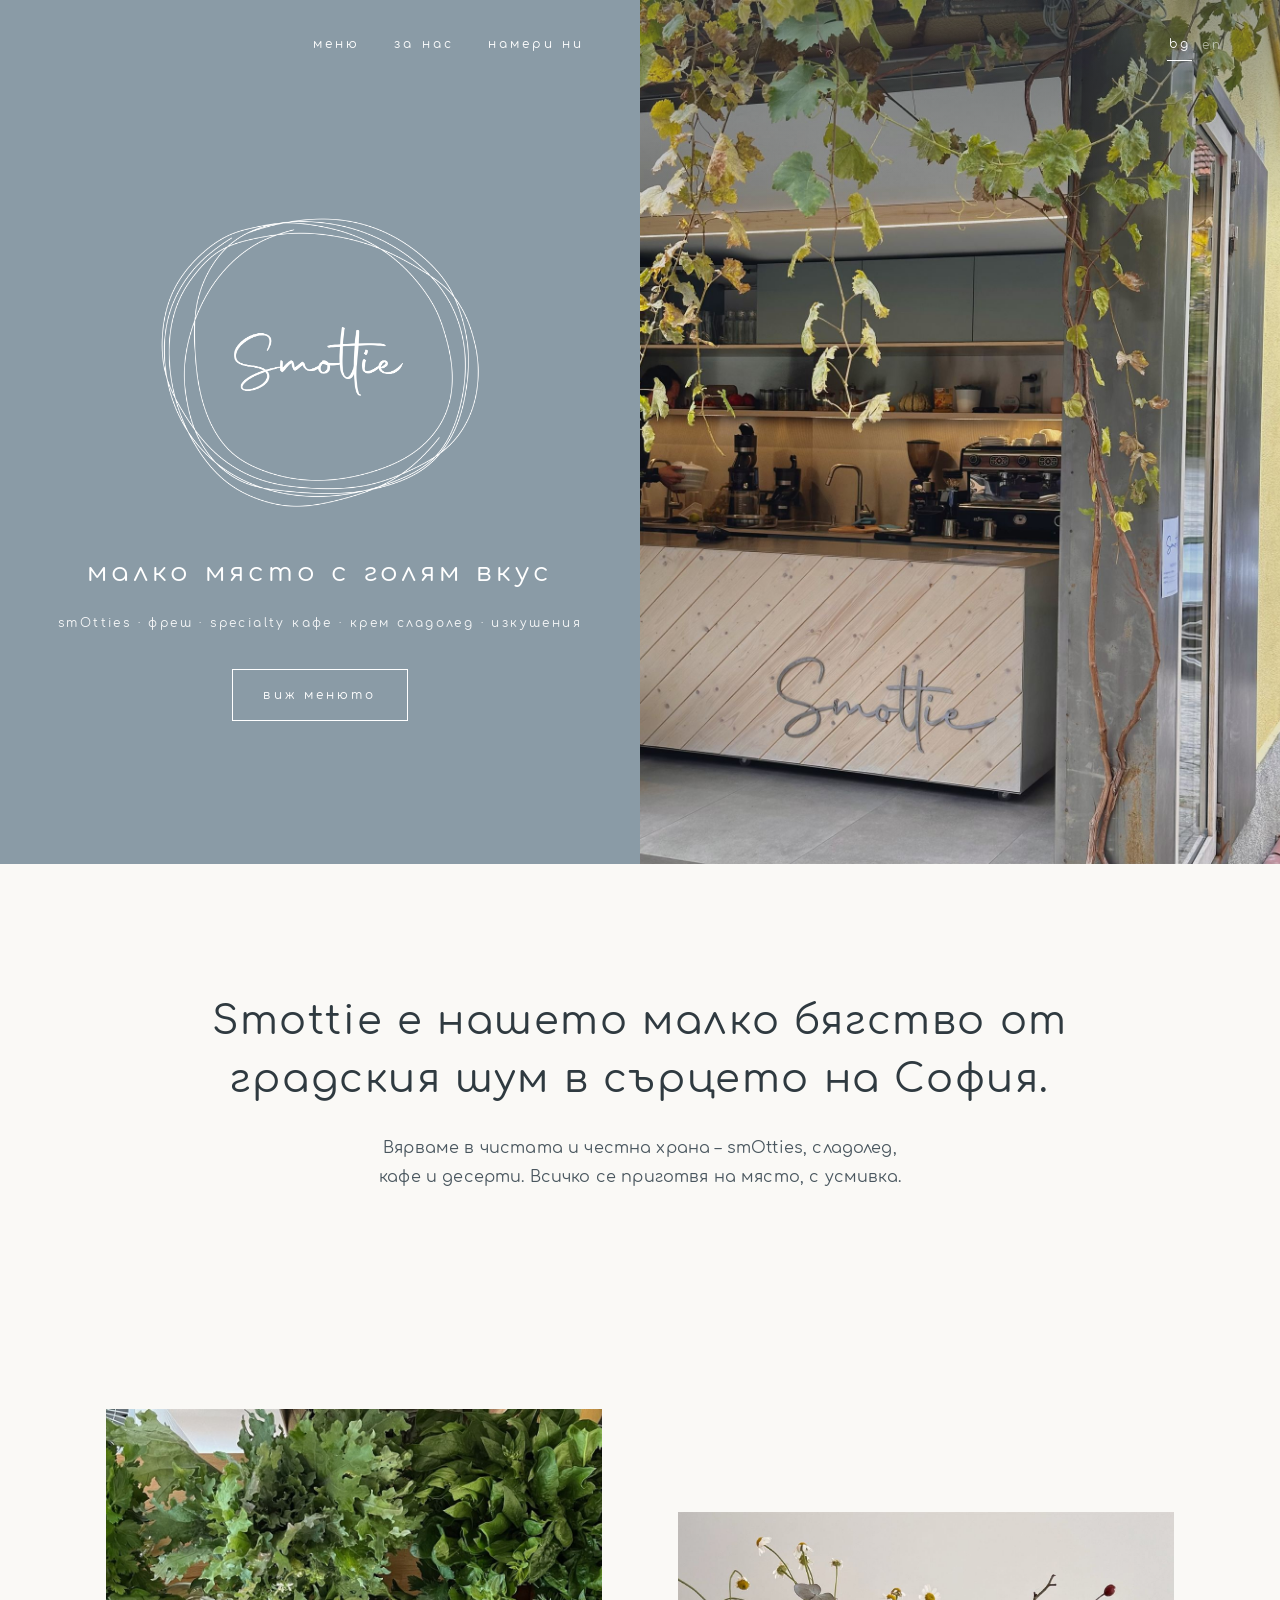
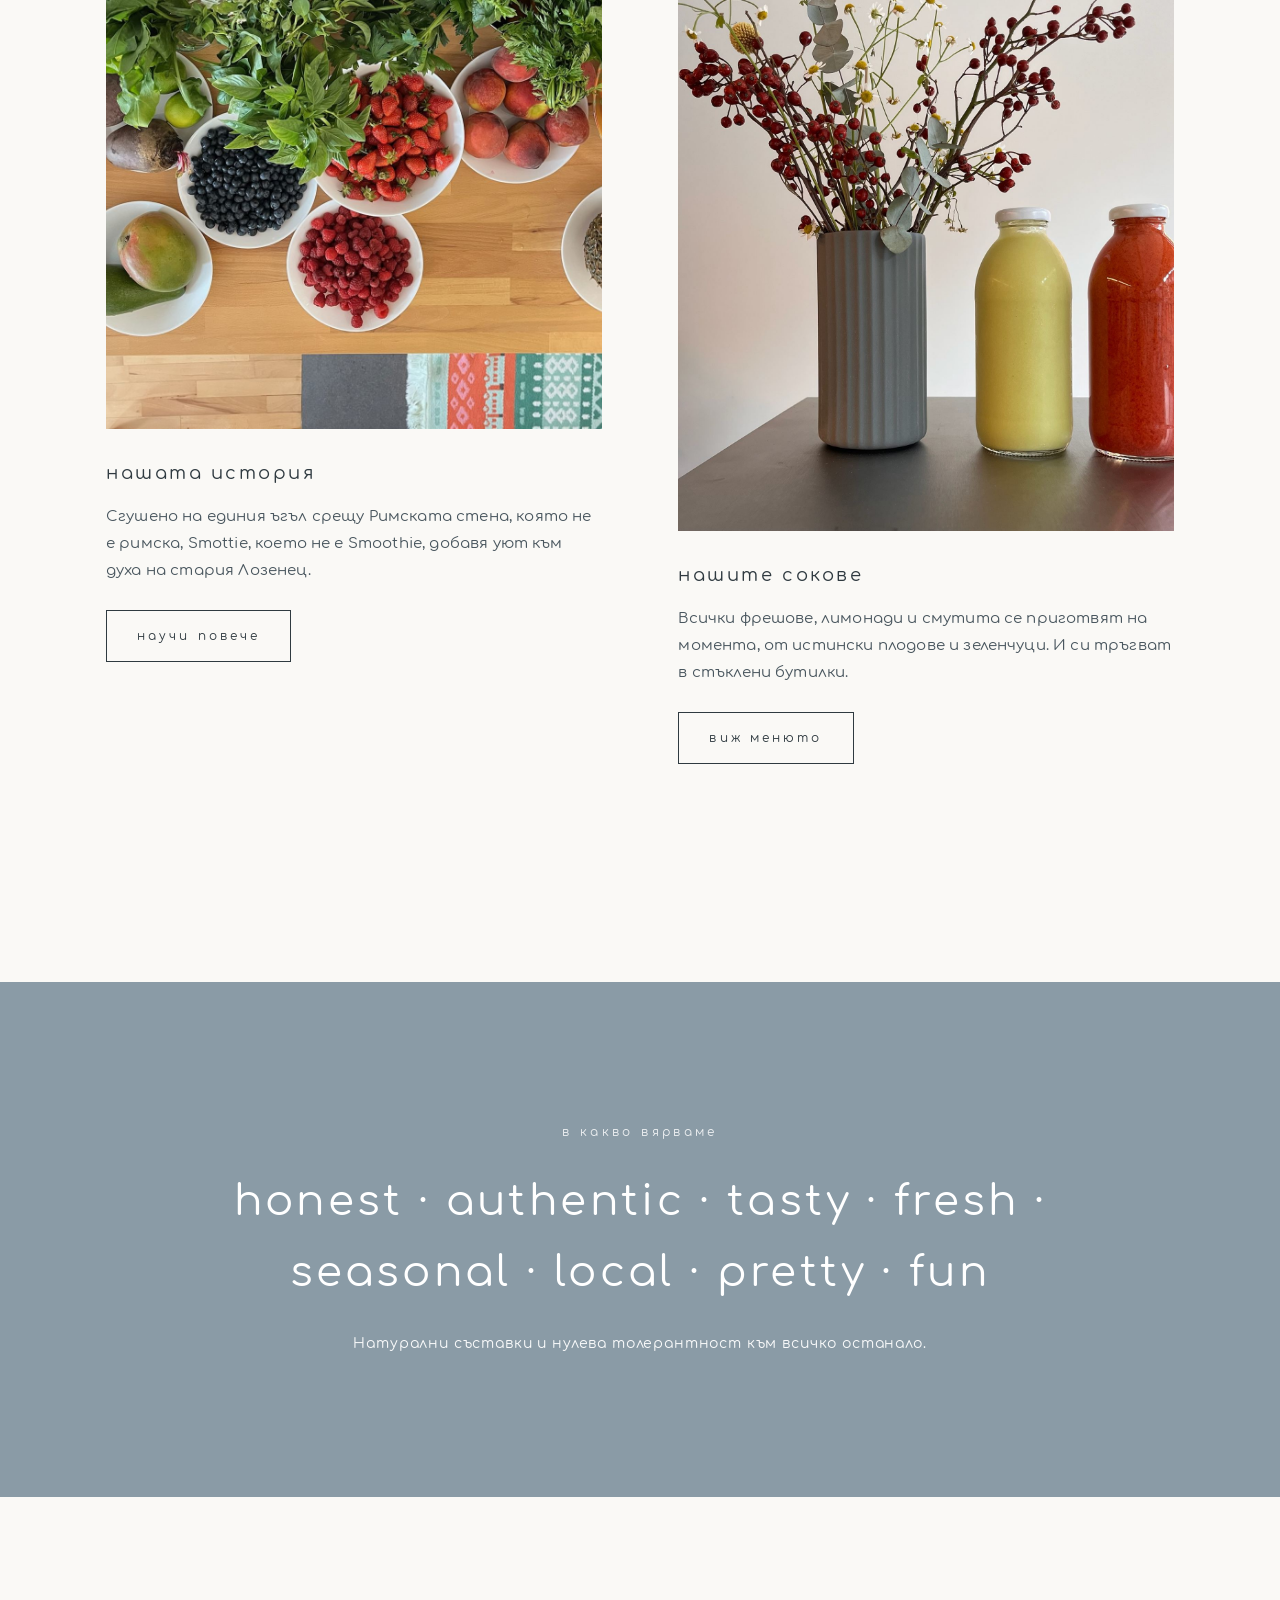
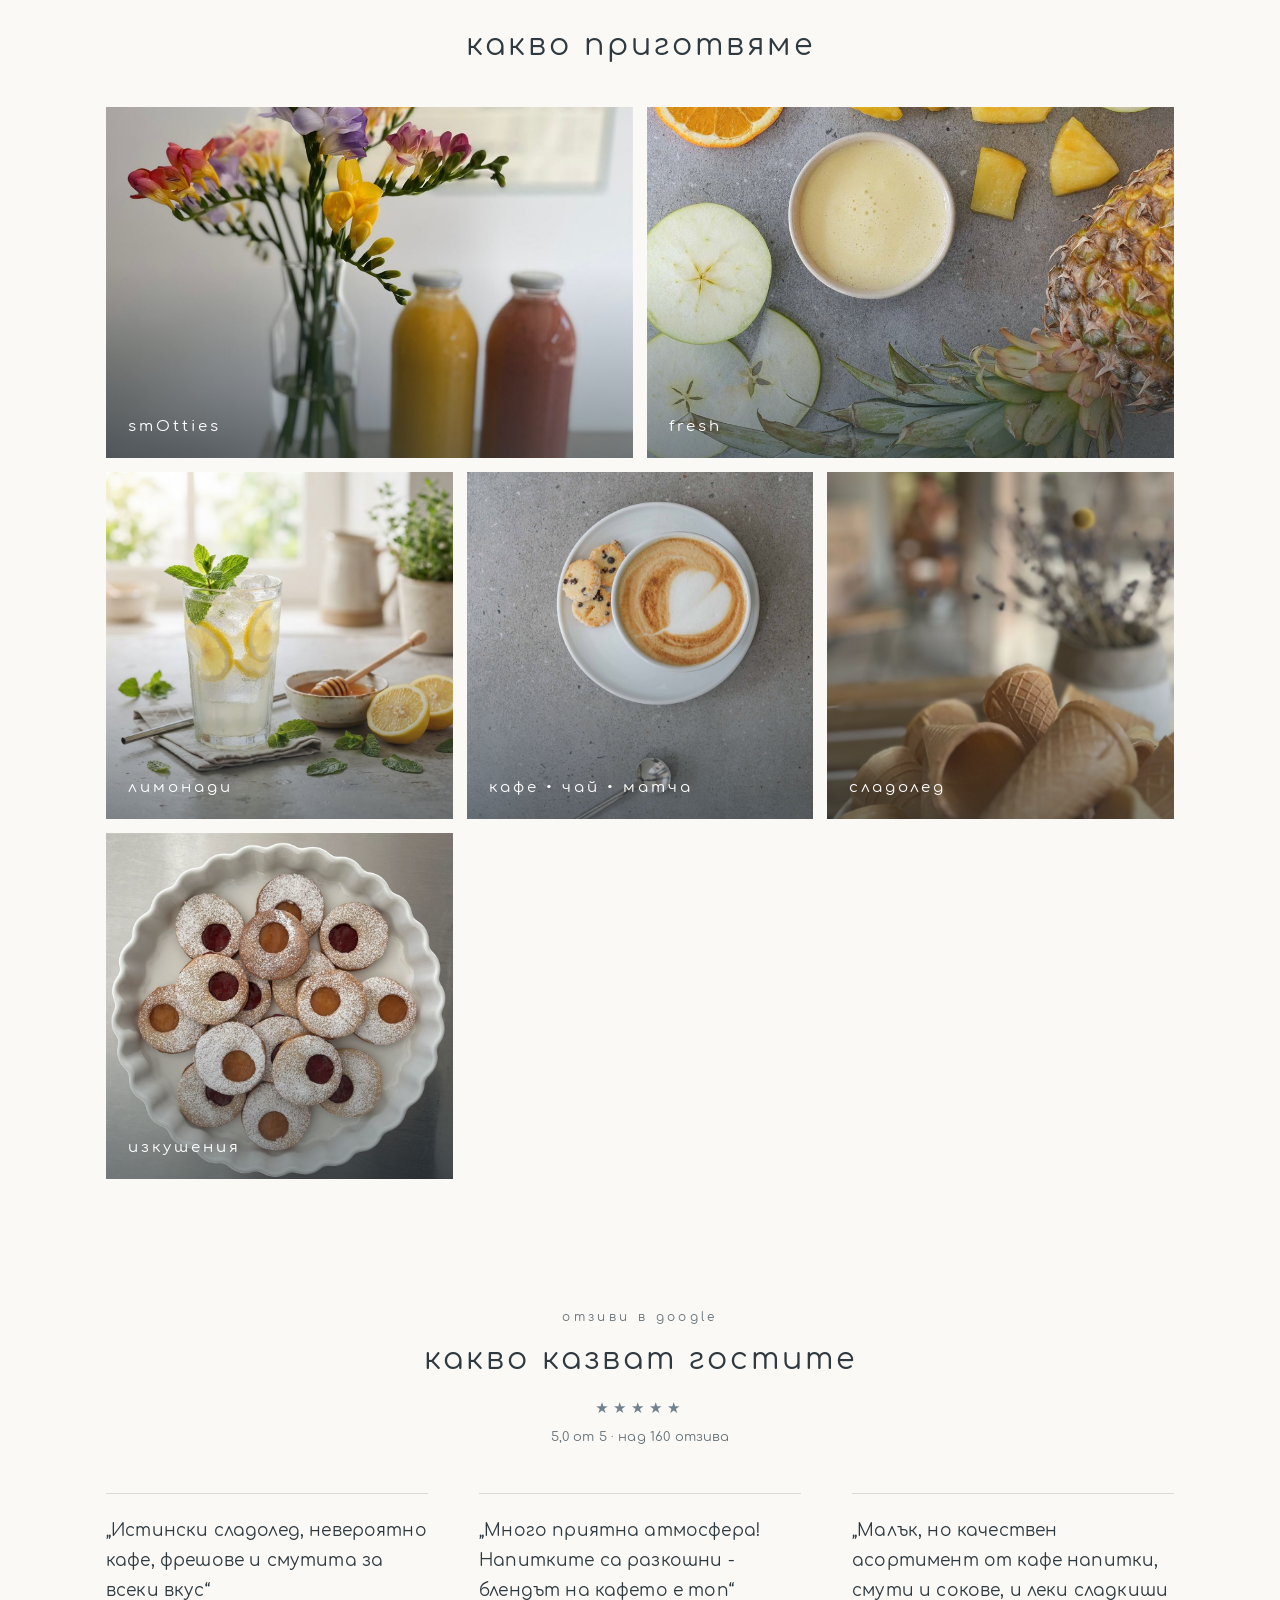
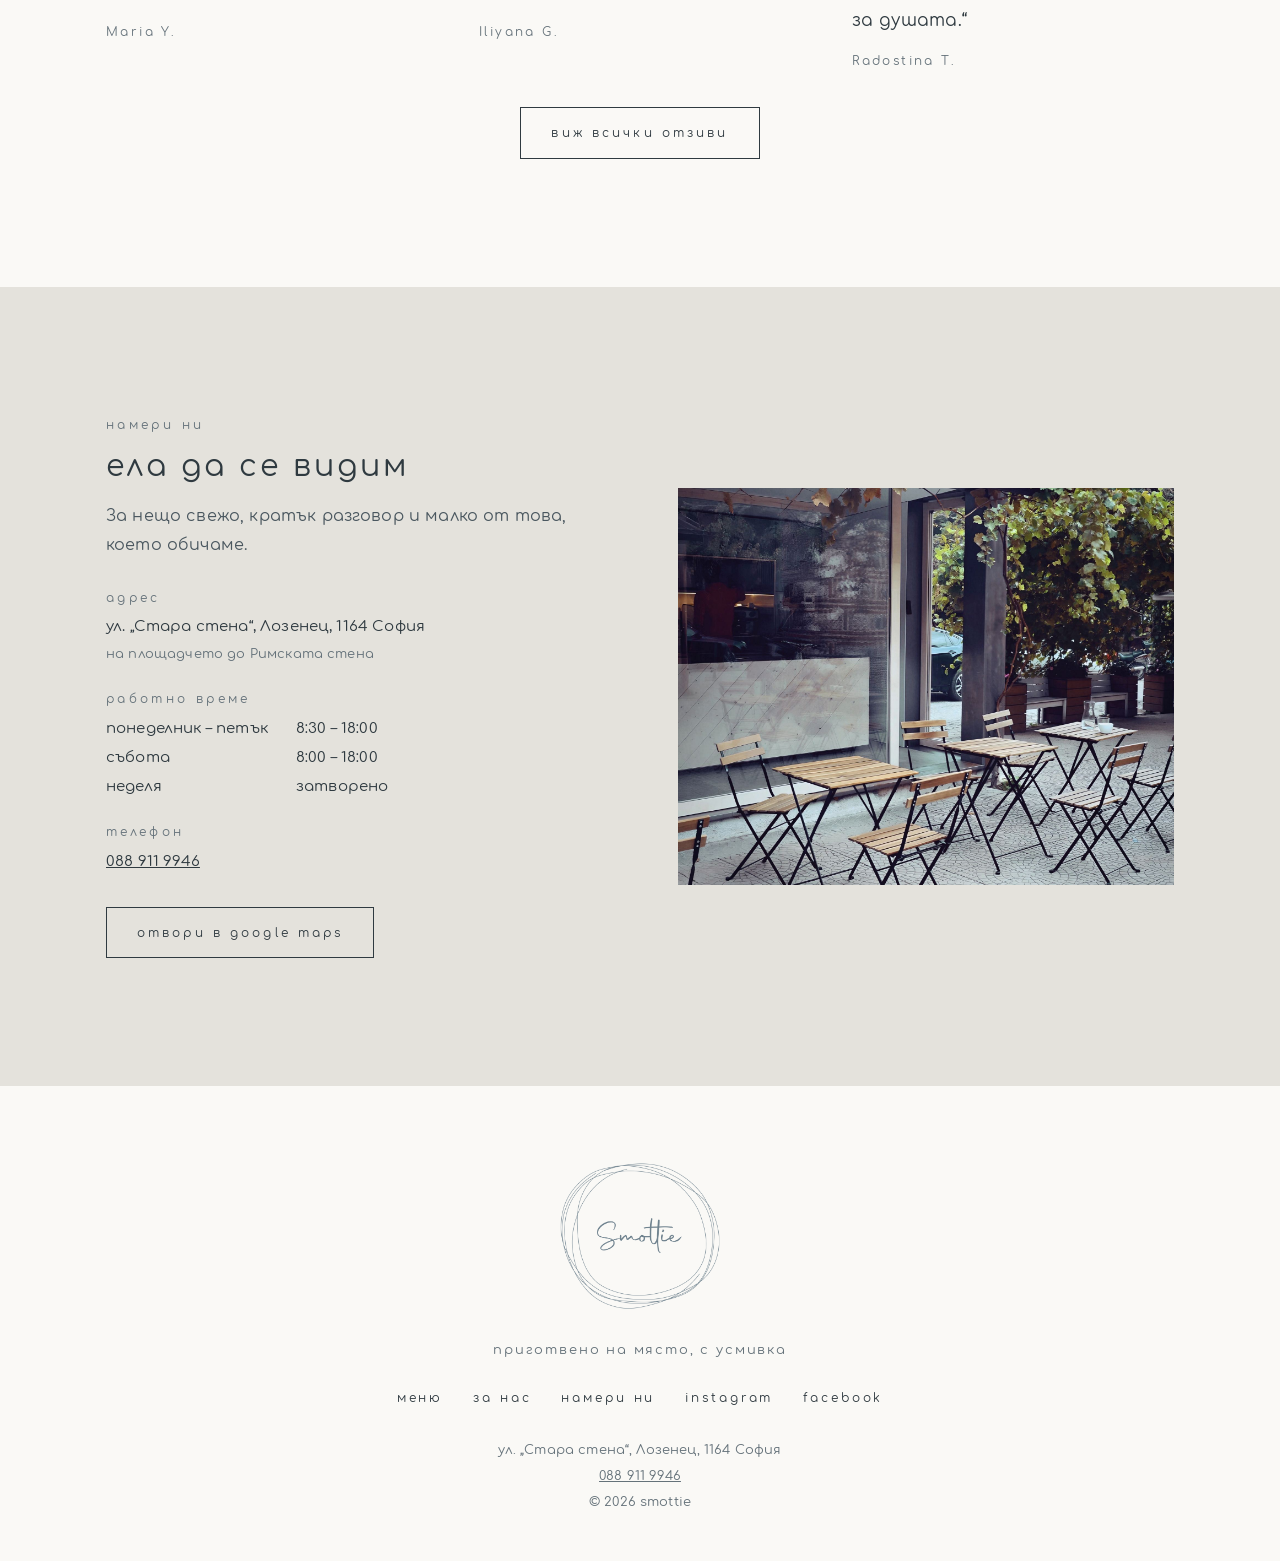
<file: index.html>
<!doctype html>
<html lang="bg">
<head>
<meta charset="utf-8">
<meta name="viewport" content="width=device-width, initial-scale=1">
<title>smottie</title>
<meta name="description" content="Smottie – малко място с голям вкус в Лозенец, София. Смутита, фрешове на студена преса, specialty кафе, крем сладолед и прясно изпечени изкушения.">
<meta name="theme-color" content="#8A9BA6">
<link rel="preload" href="fonts/Comfortaa-Regular.ttf" as="font" type="font/ttf" crossorigin>
<link rel="stylesheet" href="css/style.css">
</head>
<body data-page="home">
<div id="app"></div>
<noscript><p style="padding:40px;text-align:center">Smottie · ул. „Стара стена“, Лозенец, София · 088 911 9946</p></noscript>
<script src="js/data.js"></script>
<script src="js/app.js"></script>
</body>
</html>
</file>
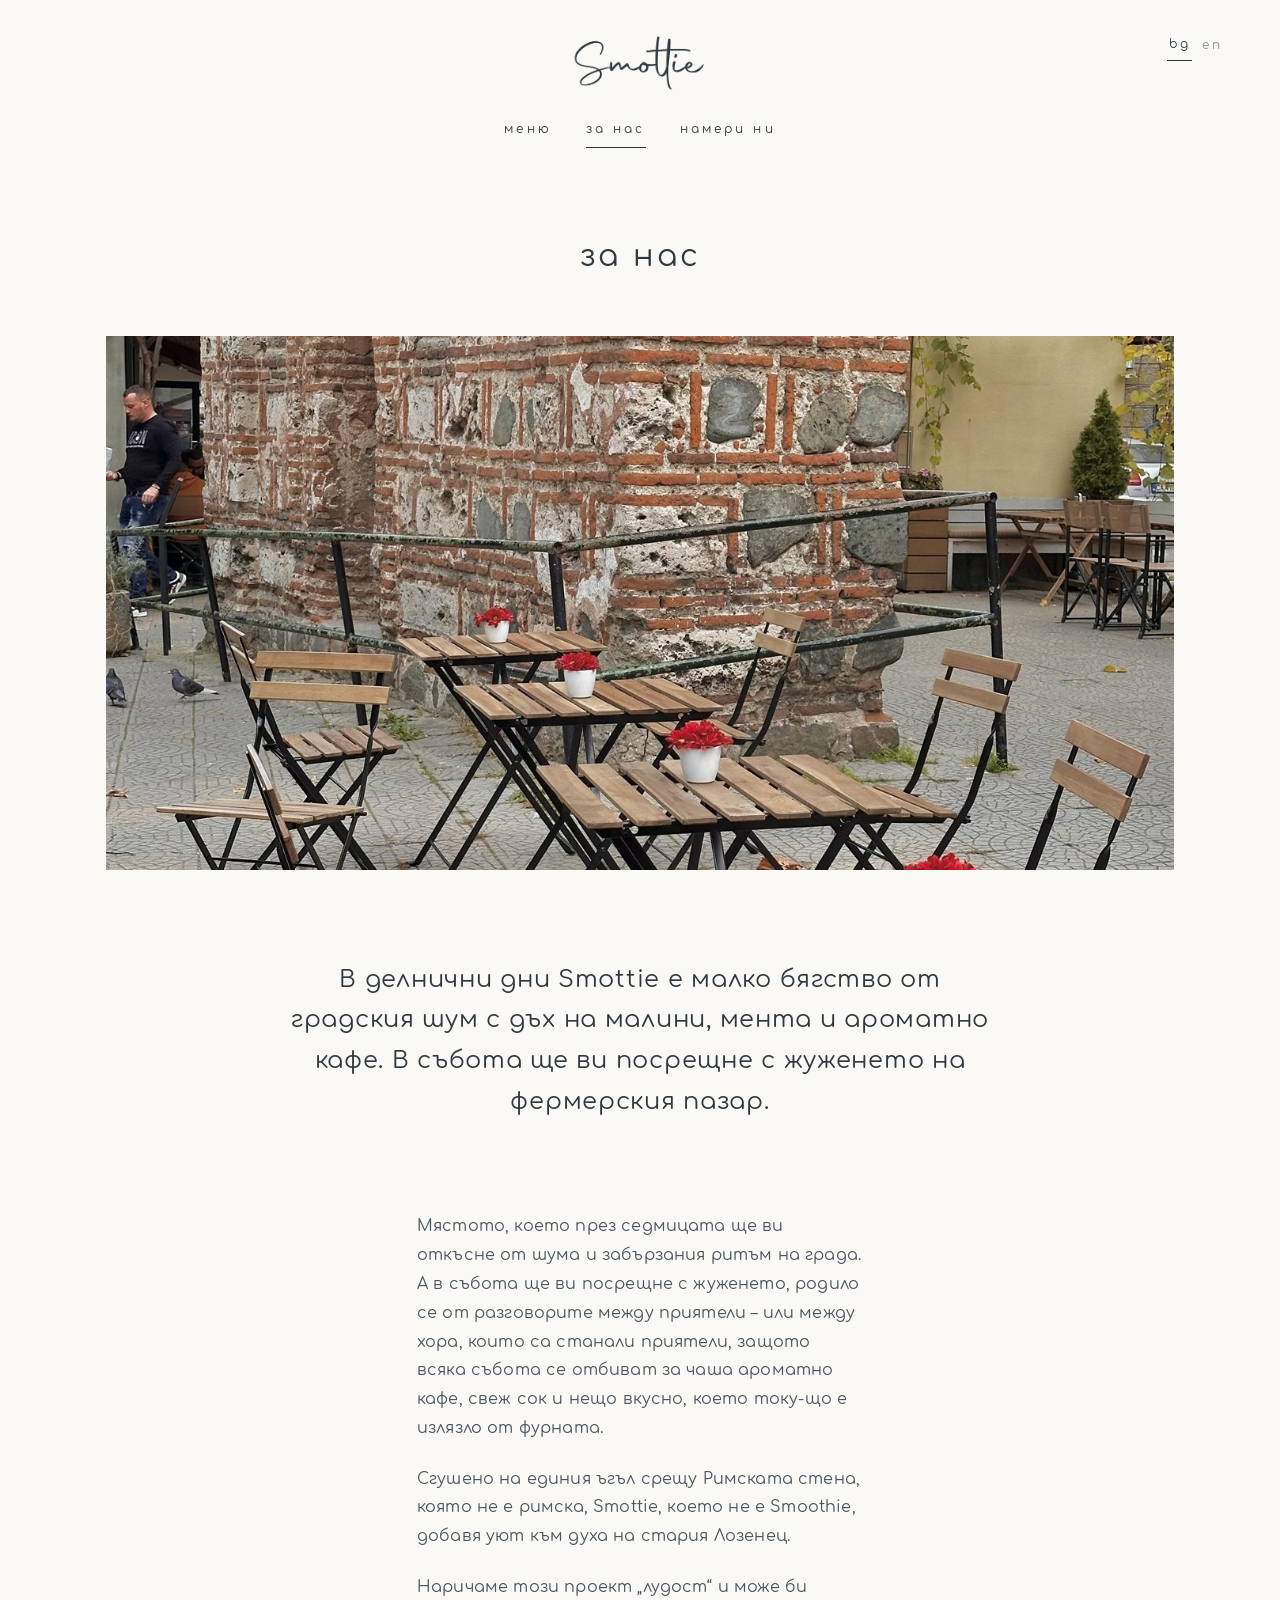
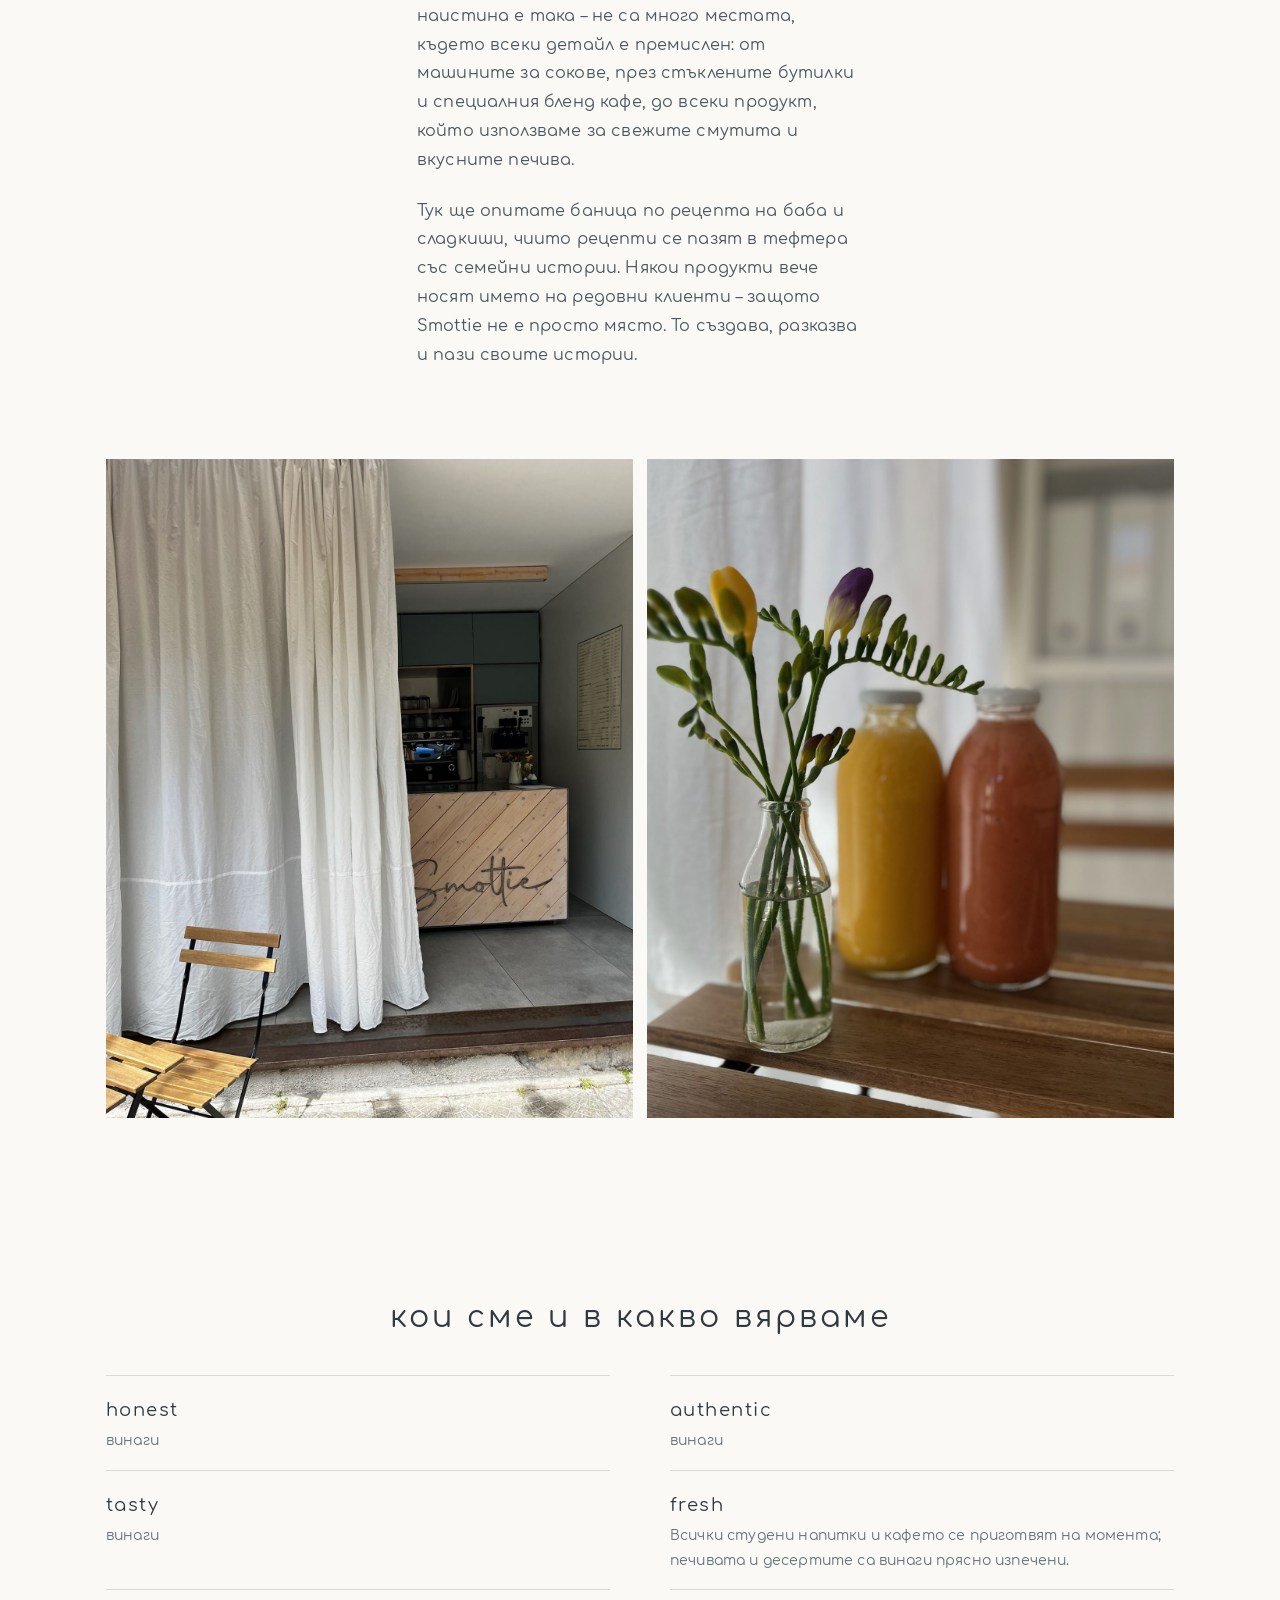
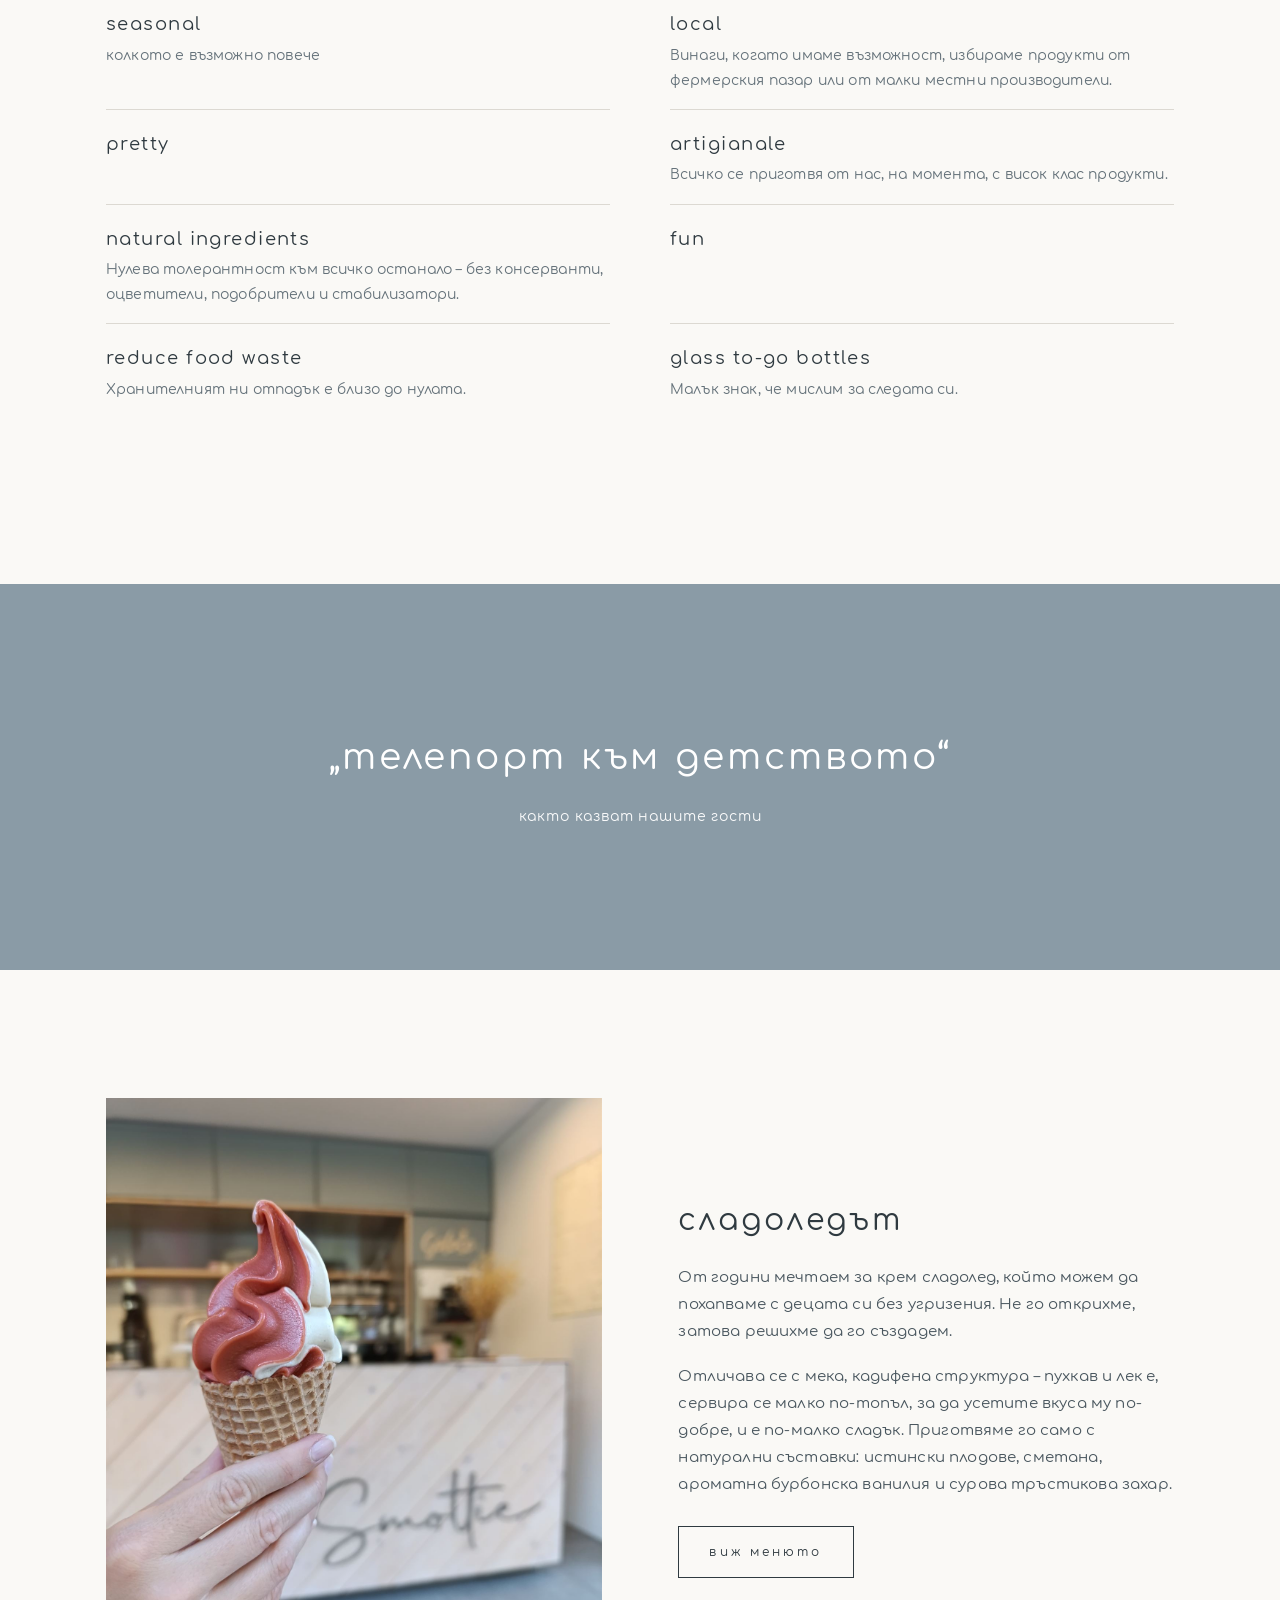
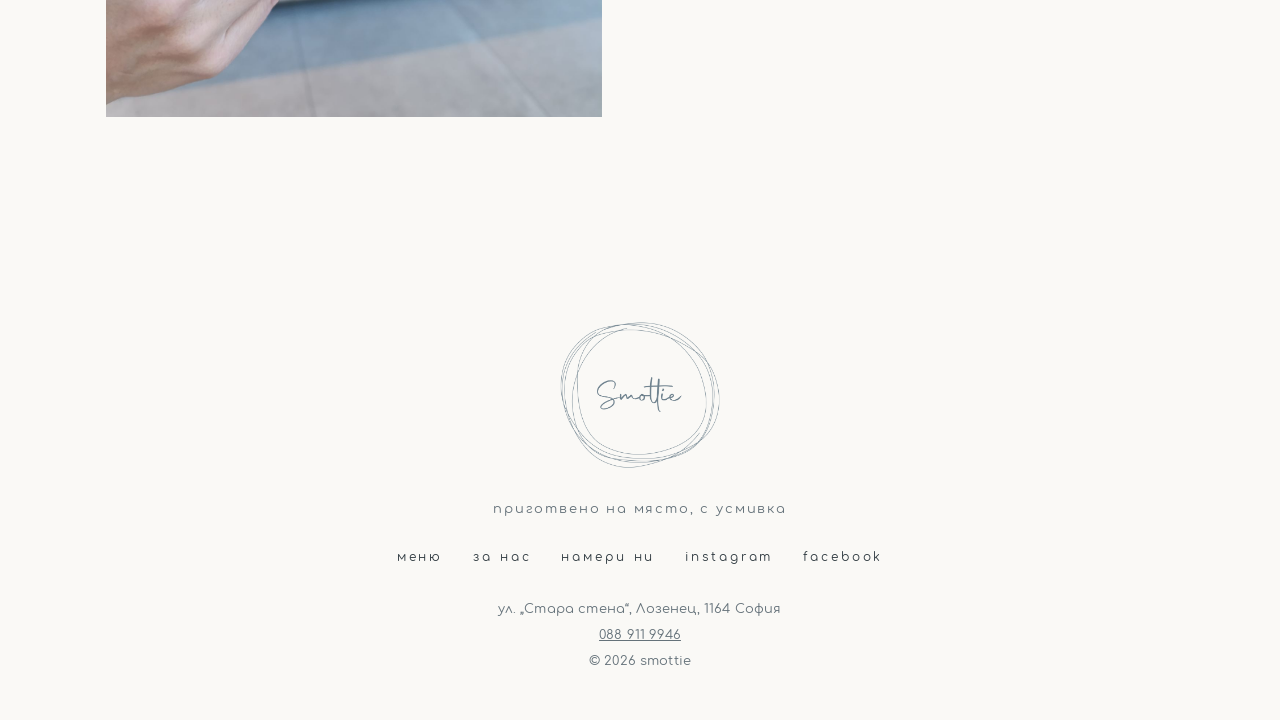
<file: about.html>
<!doctype html>
<html lang="bg">
<head>
<meta charset="utf-8">
<meta name="viewport" content="width=device-width, initial-scale=1">
<title>за нас · smottie</title>
<meta name="description" content="Историята на Smottie – малко бягство от градския шум до Римската стена в Лозенец. Честна, натурална, сезонна и местна храна.">
<meta name="theme-color" content="#8A9BA6">
<link rel="preload" href="fonts/Comfortaa-Regular.ttf" as="font" type="font/ttf" crossorigin>
<link rel="stylesheet" href="css/style.css">
</head>
<body data-page="about">
<div id="app"></div>
<noscript><p style="padding:40px;text-align:center">Smottie · ул. „Стара стена“, Лозенец, София · 088 911 9946</p></noscript>
<script src="js/data.js"></script>
<script src="js/app.js"></script>
</body>
</html>
</file>
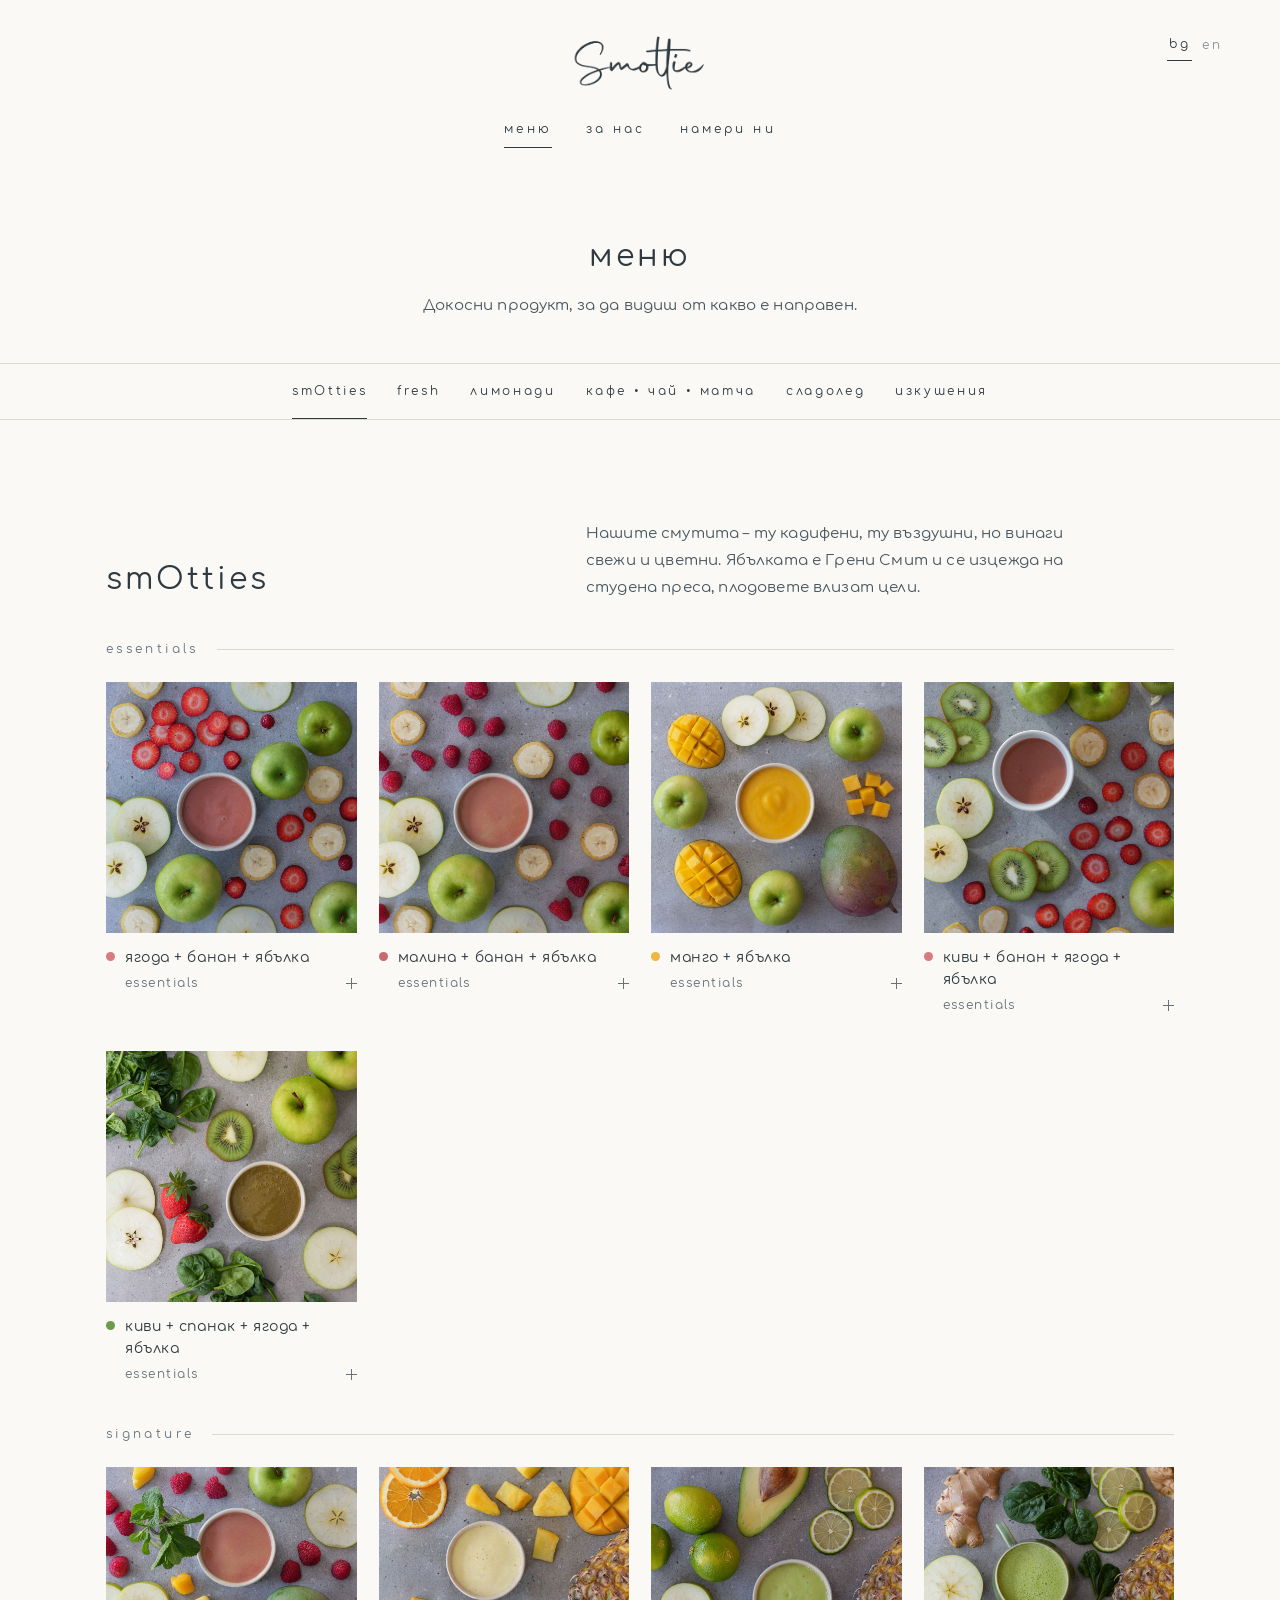
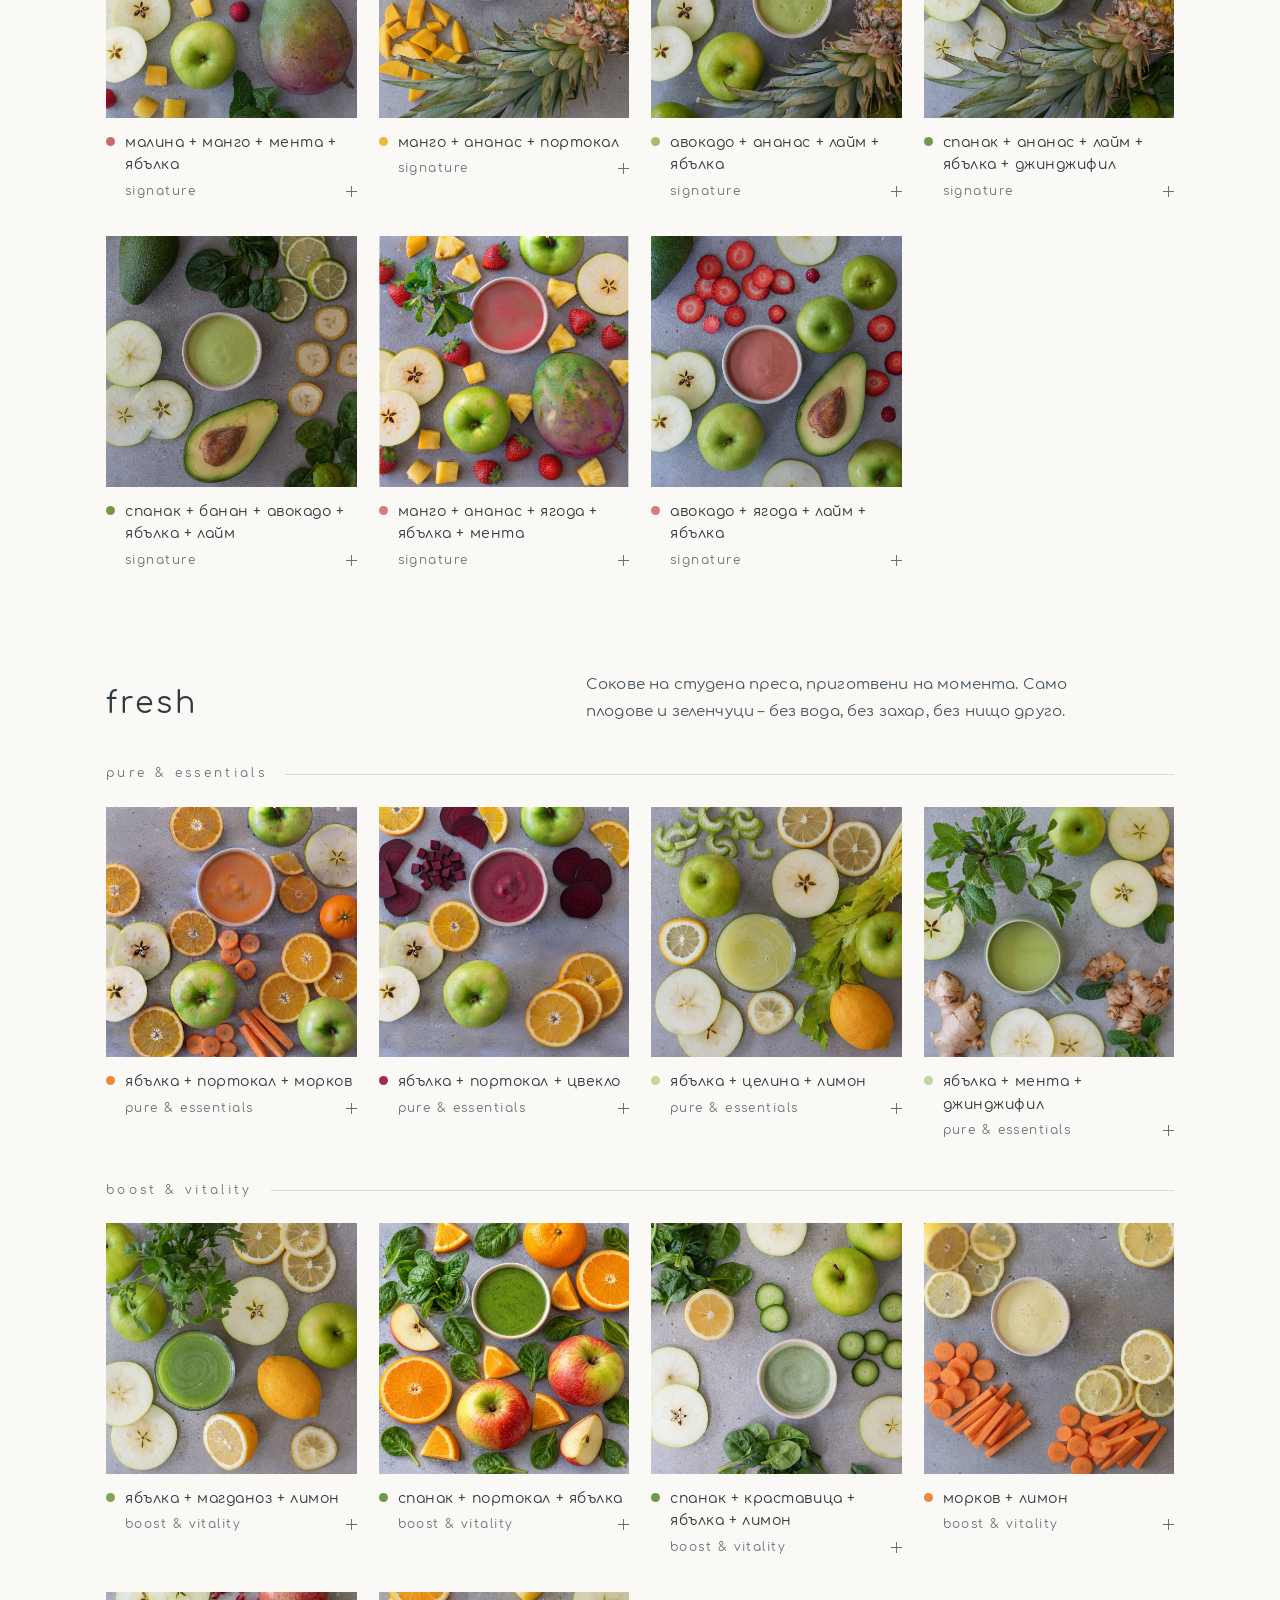
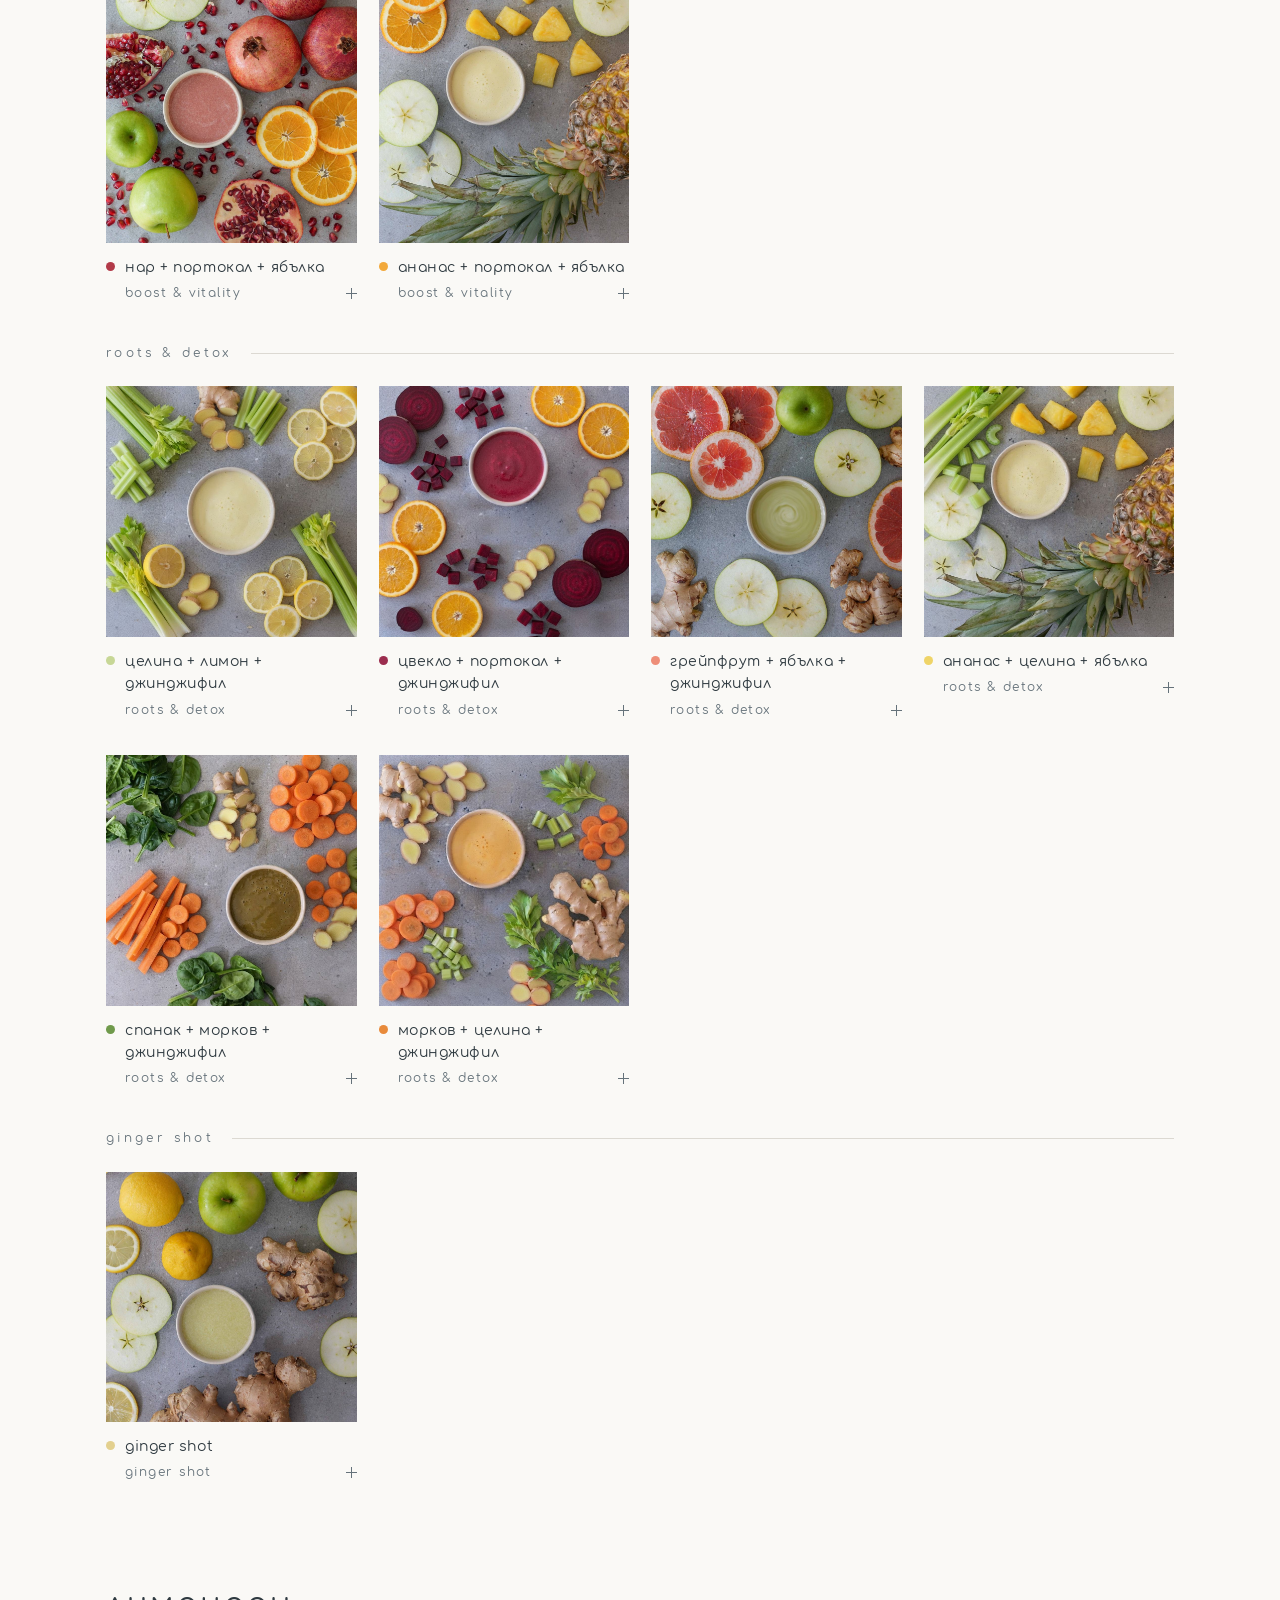
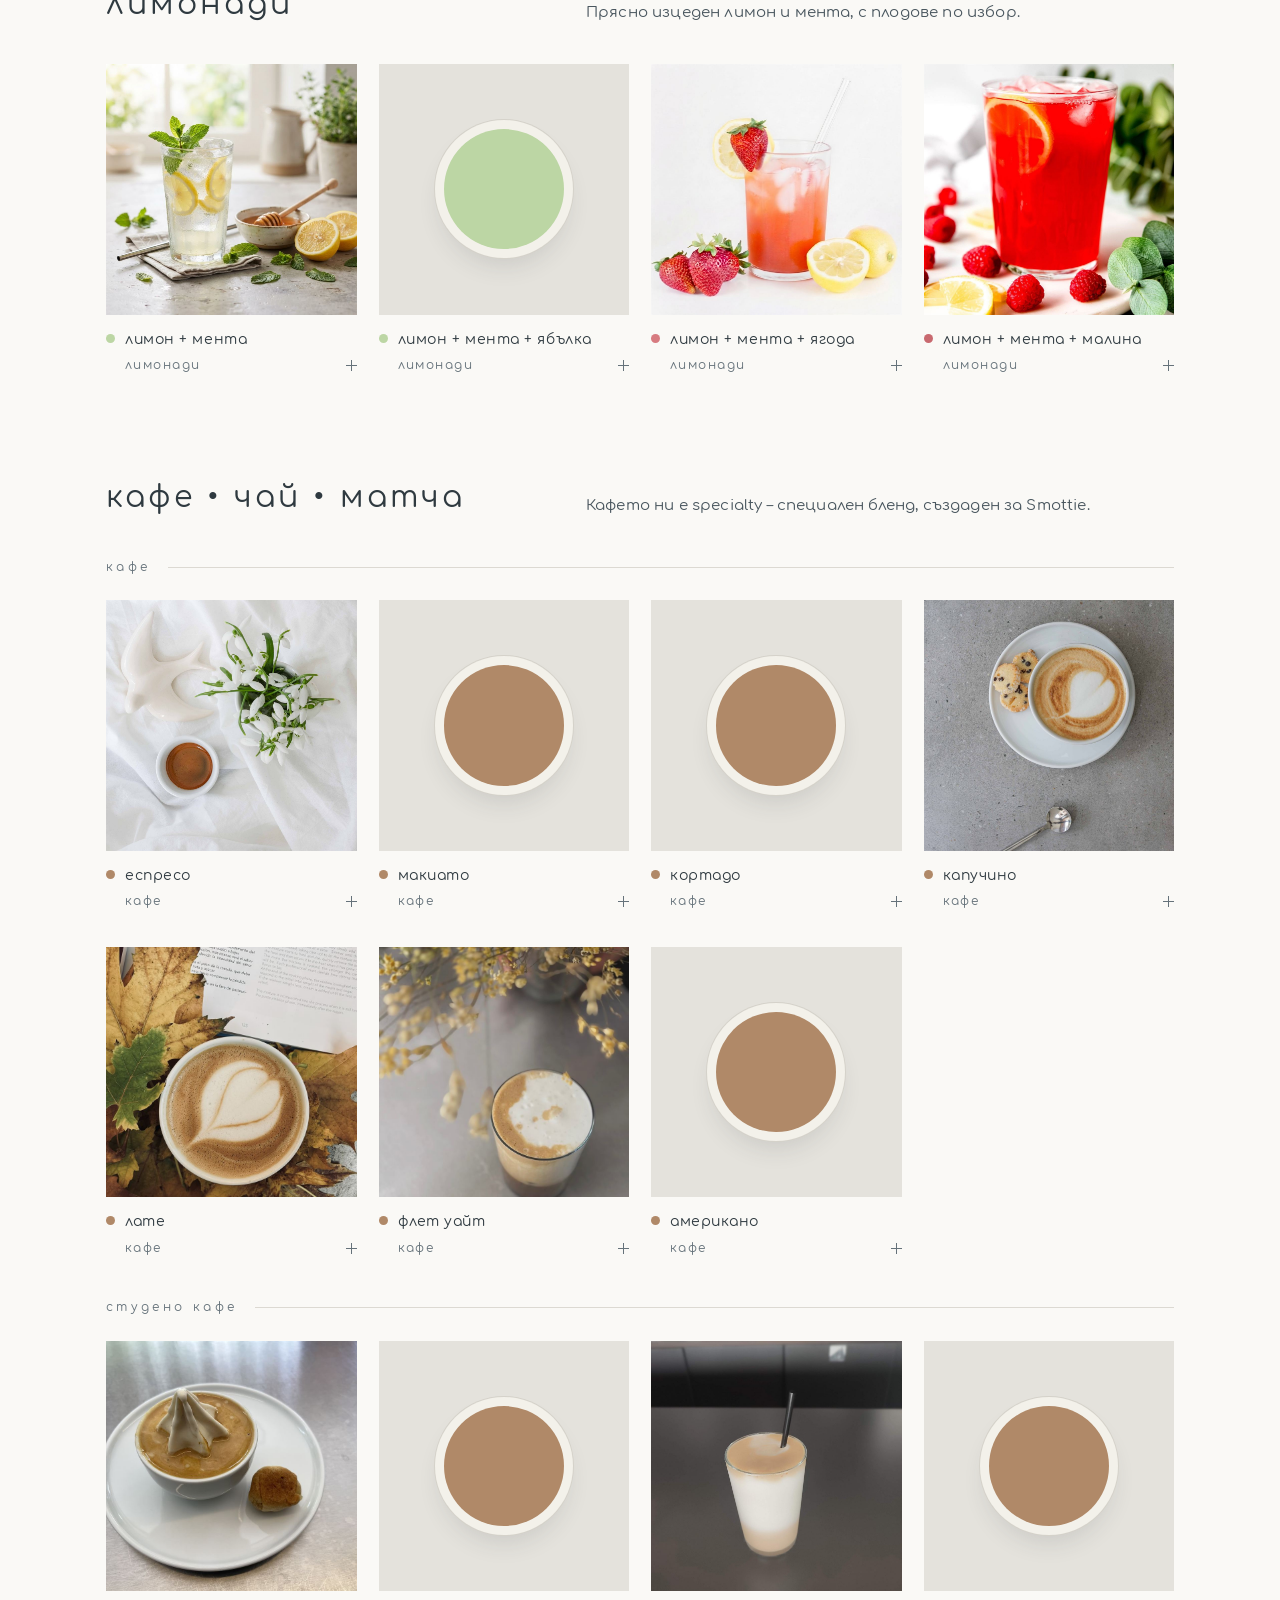
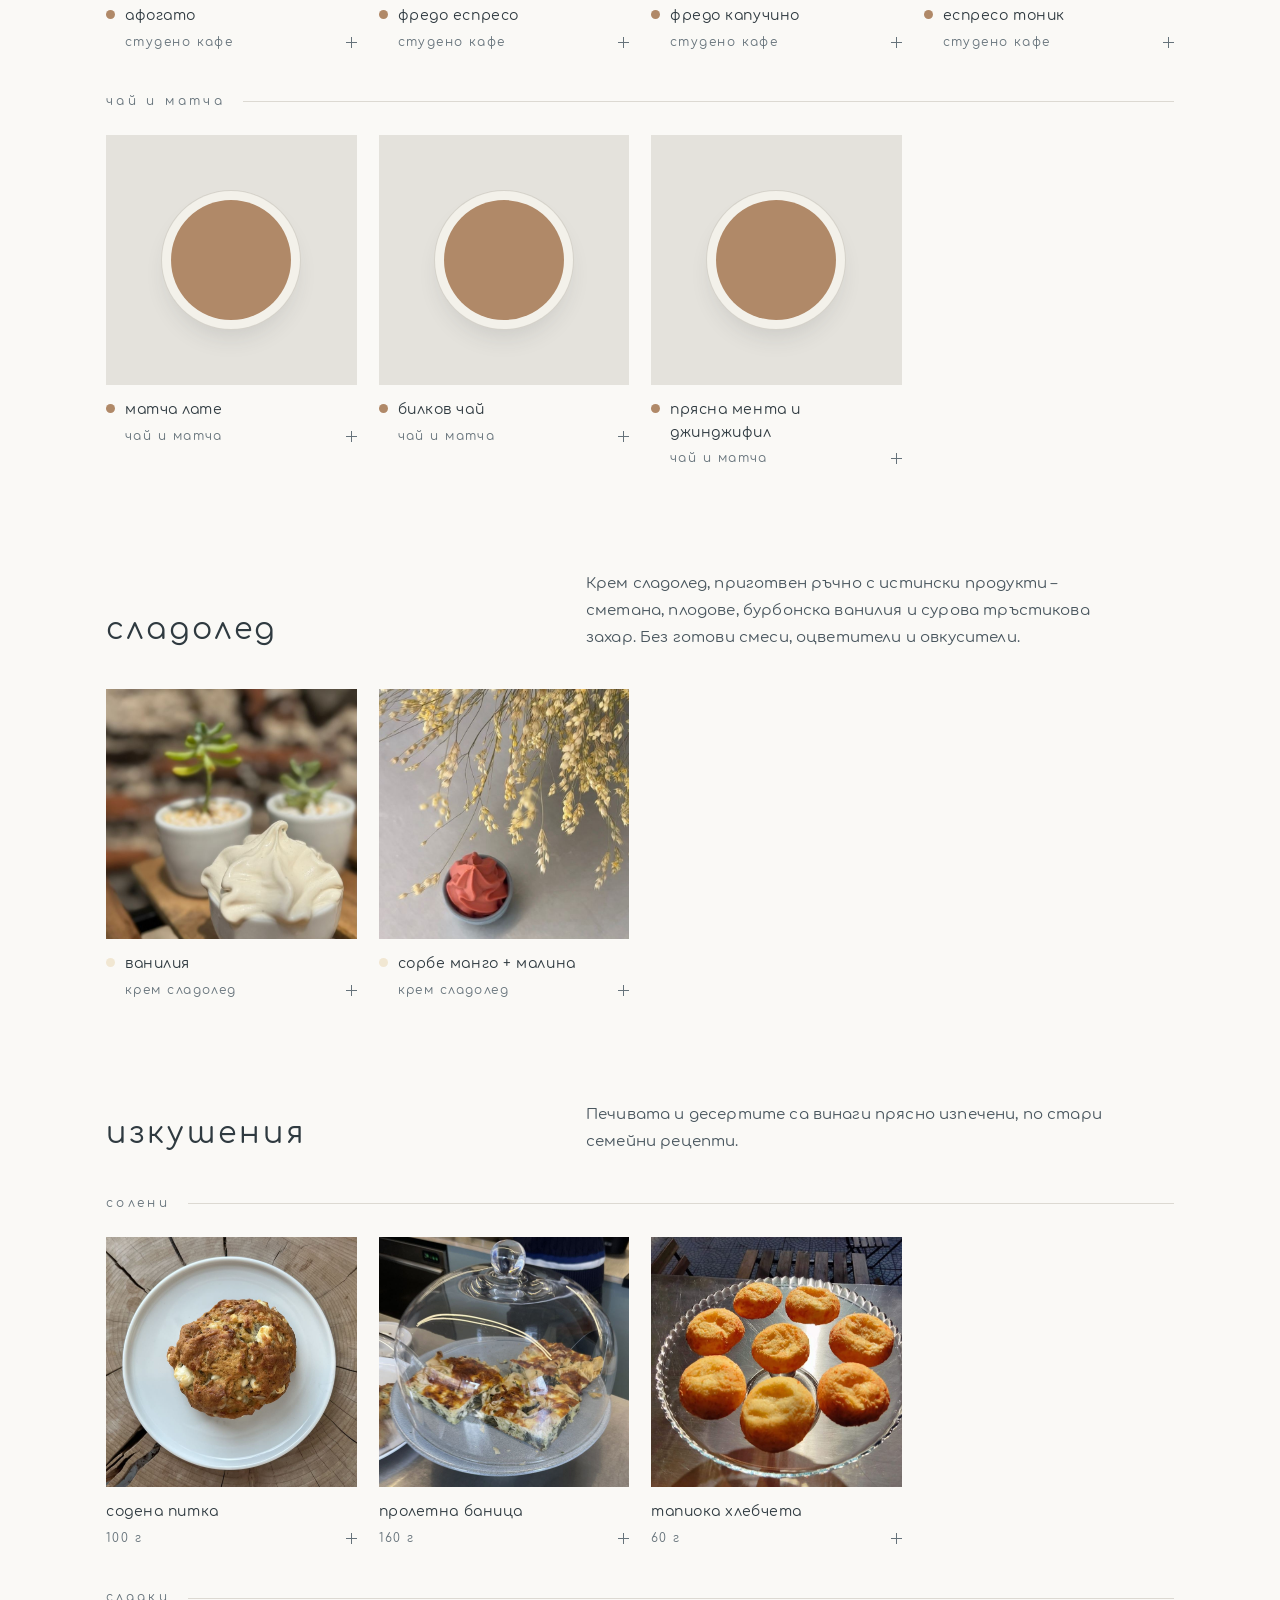
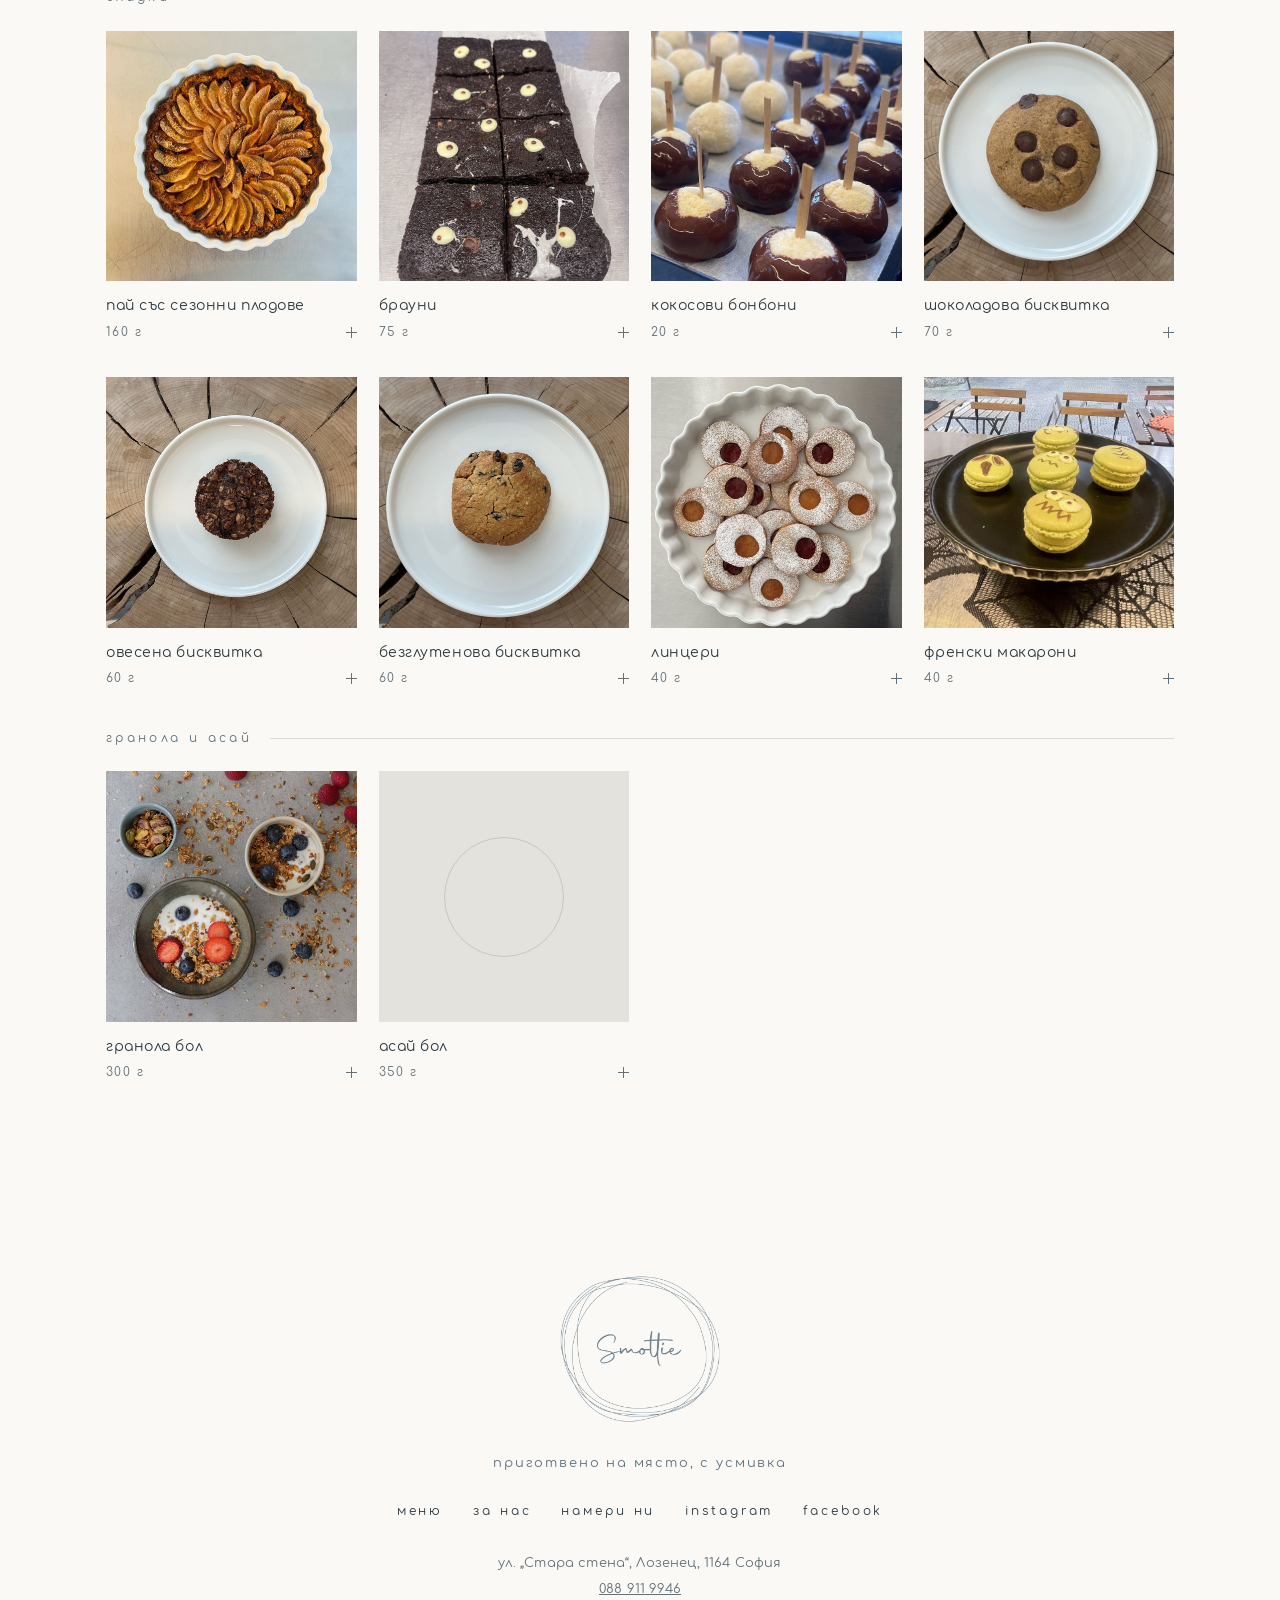
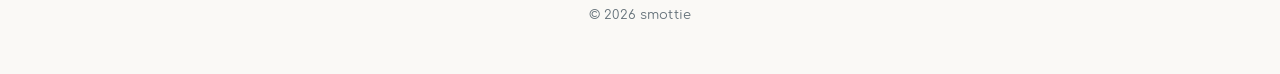
<file: menu.html>
<!doctype html>
<html lang="bg">
<head>
<meta charset="utf-8">
<meta name="viewport" content="width=device-width, initial-scale=1">
<title>меню · smottie</title>
<meta name="description" content="Менюто на Smottie – смутита, фрешове на студена преса, лимонади, specialty кафе, крем сладолед и изкушения, със съставки и хранителни стойности.">
<meta name="theme-color" content="#8A9BA6">
<link rel="preload" href="fonts/Comfortaa-Regular.ttf" as="font" type="font/ttf" crossorigin>
<link rel="stylesheet" href="css/style.css">
</head>
<body data-page="menu">
<div id="app"></div>
<noscript><p style="padding:40px;text-align:center">Smottie · ул. „Стара стена“, Лозенец, София · 088 911 9946</p></noscript>
<script src="js/data.js"></script>
<script src="js/app.js"></script>
</body>
</html>
</file>
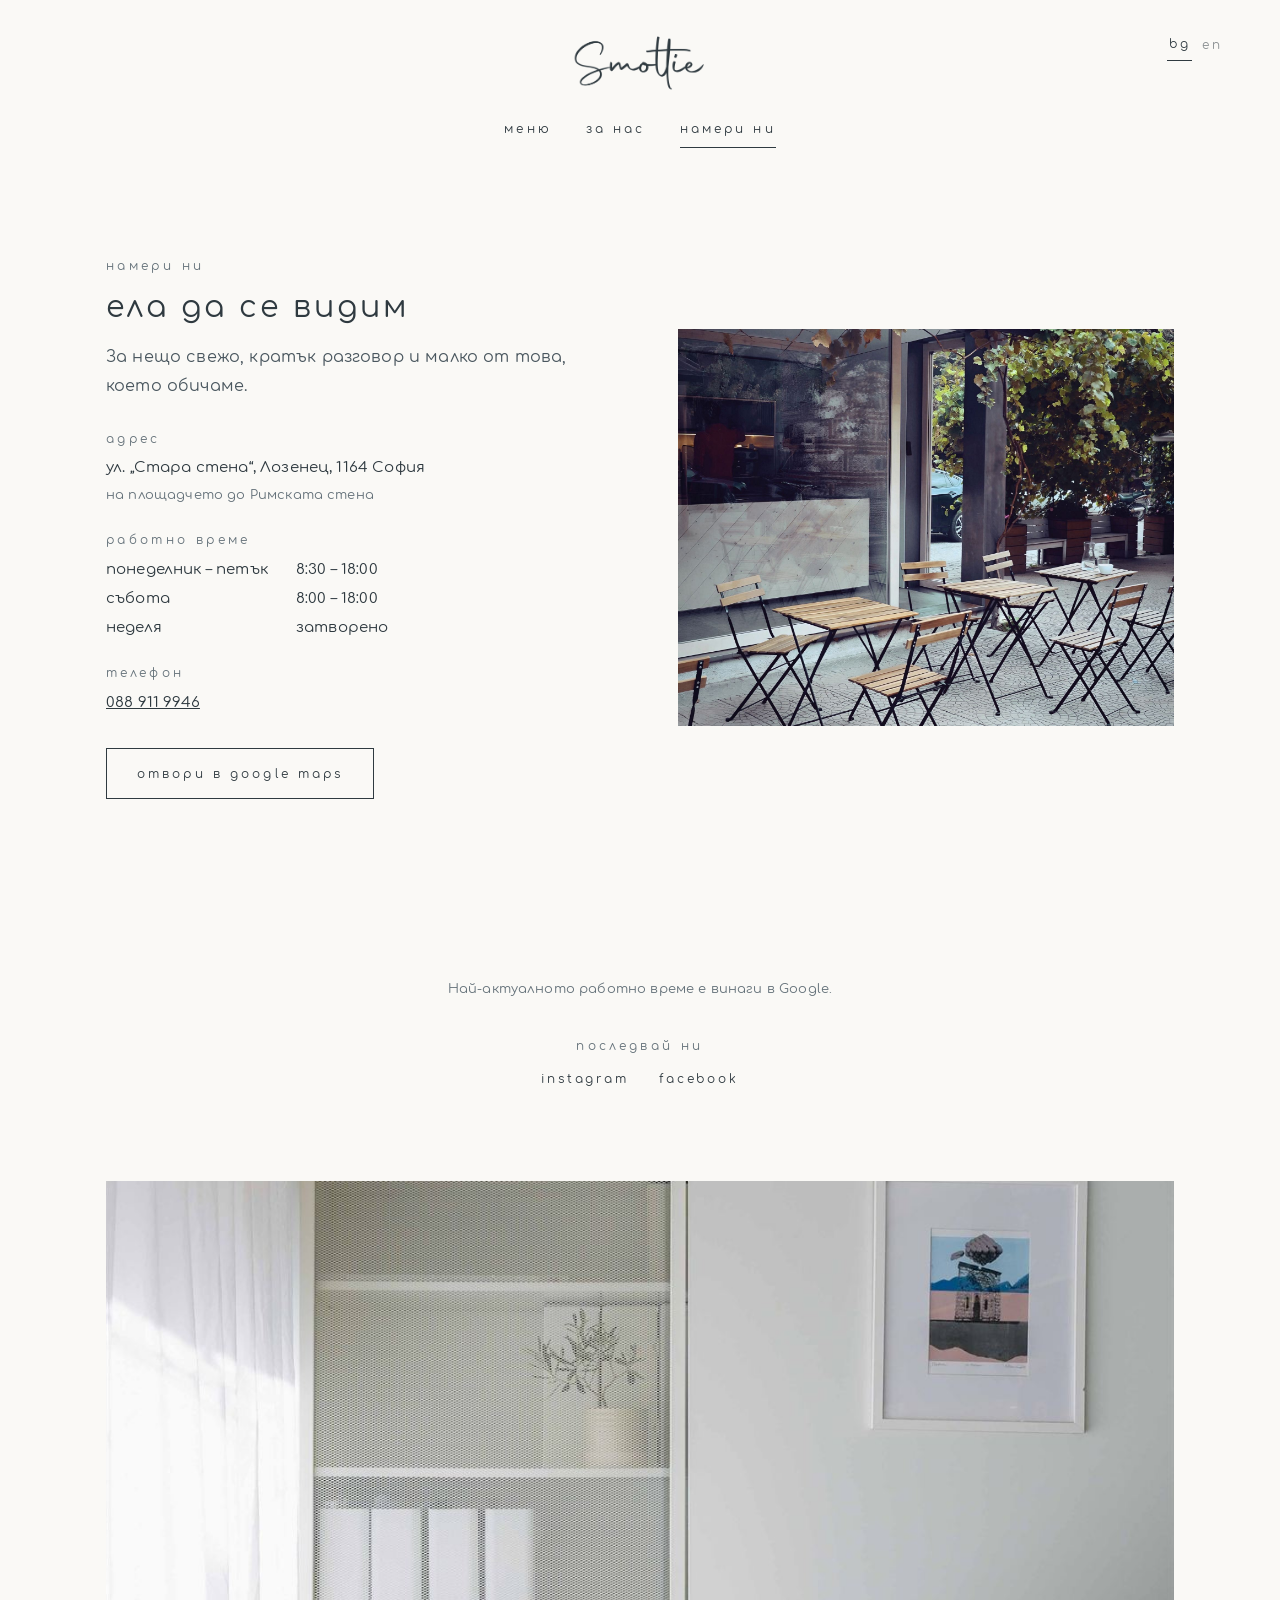
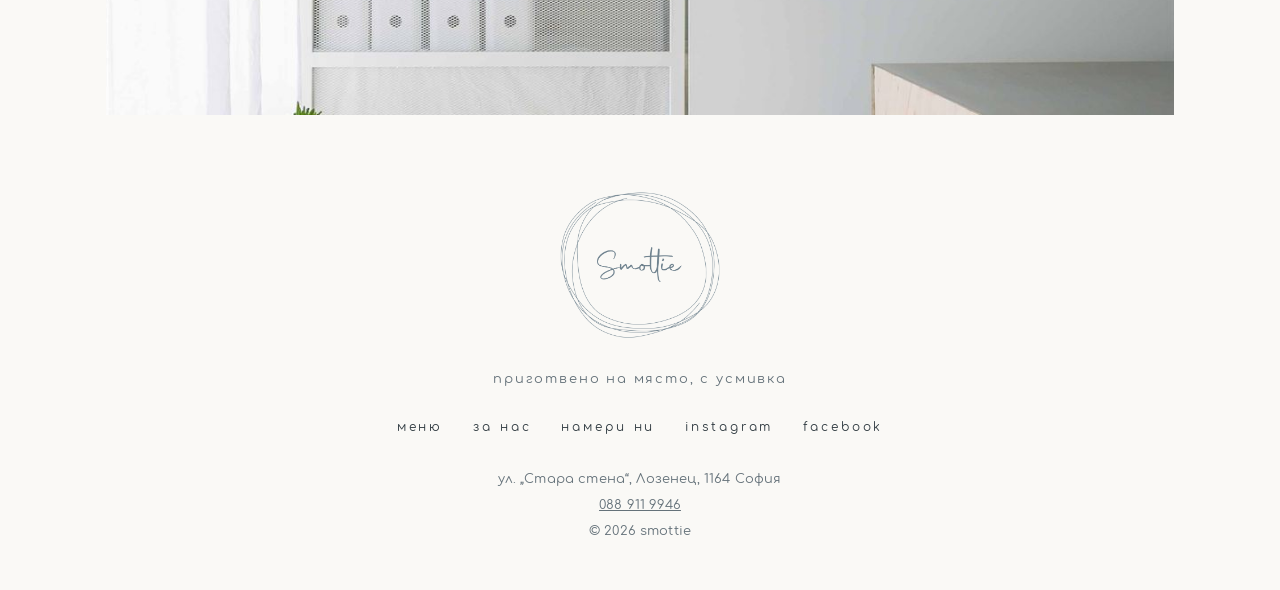
<file: visit.html>
<!doctype html>
<html lang="bg">
<head>
<meta charset="utf-8">
<meta name="viewport" content="width=device-width, initial-scale=1">
<title>намери ни · smottie</title>
<meta name="description" content="Smottie се намира на ул. „Стара стена“ в Лозенец, София. Работно време, телефон и карта.">
<meta name="theme-color" content="#8A9BA6">
<link rel="preload" href="fonts/Comfortaa-Regular.ttf" as="font" type="font/ttf" crossorigin>
<link rel="stylesheet" href="css/style.css">
</head>
<body data-page="visit">
<div id="app"></div>
<noscript><p style="padding:40px;text-align:center">Smottie · ул. „Стара стена“, Лозенец, София · 088 911 9946</p></noscript>
<script src="js/data.js"></script>
<script src="js/app.js"></script>
</body>
</html>
</file>
<file: css/style.css>
@font-face { font-family: "Comfortaa"; src: url("../fonts/Comfortaa-Regular.ttf") format("truetype"); font-weight: 400; font-display: swap; }

:root {
  --blue: #8A9BA6;
  --blue-deep: #6f828e;
  --ink: #2F3A40;
  --paper: #FAF9F6;
  --stone: #E4E2DC;
  --white: #ffffff;
  --muted: #65727a;
  --line: #dcd9d2;
  --wrap: 1180px;
  --gut: clamp(20px, 5vw, 56px);
}

* { box-sizing: border-box; }
html { scroll-behavior: smooth; -webkit-text-size-adjust: 100%; }
body { margin: 0; background: var(--paper); color: var(--ink); font: 400 16px/1.8 "Comfortaa", system-ui, sans-serif; letter-spacing: .01em; -webkit-font-smoothing: antialiased; }
img, video { display: block; max-width: 100%; }
a { color: inherit; }
h1, h2, h3, p { margin: 0; font-weight: 400; }
button { font: inherit; color: inherit; background: none; border: 0; padding: 0; cursor: pointer; letter-spacing: inherit; }
:focus-visible { outline: 2px solid var(--blue-deep); outline-offset: 3px; }
.wrap { max-width: var(--wrap); margin: 0 auto; padding: 0 var(--gut); }
.sr { position: absolute; width: 1px; height: 1px; overflow: hidden; clip: rect(0 0 0 0); white-space: nowrap; }

/* type */
.label { font-size: 12px; letter-spacing: .28em; color: var(--muted); }
.h-xl { font-size: clamp(24px, 3.6vw, 40px); line-height: 1.45; letter-spacing: .04em; }
.h-lg { font-size: clamp(22px, 2.8vw, 30px); line-height: 1.4; letter-spacing: .1em; }
.h-md { font-size: 18px; letter-spacing: .14em; }
.body { color: #4a575f; max-width: 58ch; }
.btn { display: inline-block; border: 1px solid currentColor; padding: 15px 30px 13px; font-size: 12px; letter-spacing: .26em; text-decoration: none; transition: background .2s, color .2s; }
.btn:hover { background: var(--ink); color: var(--paper); border-color: var(--ink); }
.btn--light:hover { background: var(--white); color: var(--ink); border-color: var(--white); }

/* logo: white PNG coloured through a mask */
.logo { display: block; background: currentColor; -webkit-mask: var(--src) center / contain no-repeat; mask: var(--src) center / contain no-repeat; }
.logo--word { --src: url("../img/logo-word.png"); aspect-ratio: 700 / 361; }
.logo--full { --src: url("../img/logo.png"); aspect-ratio: 1200 / 1133; }

/* header */
.hd { position: relative; z-index: 20; padding: 26px var(--gut) 18px; text-align: center; }
.hd--over { position: absolute; inset: 0 0 auto 0; color: var(--white); }
.hd .logo--word { width: 150px; margin: 0 auto 10px; }
.nav { display: flex; justify-content: center; gap: 34px; font-size: 12px; letter-spacing: .26em; }
.nav a { text-decoration: none; padding: 6px 0; border-bottom: 1px solid transparent; }
.nav a:hover, .nav a[aria-current="page"] { border-bottom-color: currentColor; }
.lang { position: absolute; right: var(--gut); top: 30px; font-size: 12px; letter-spacing: .2em; display: flex; gap: 8px; }
.lang button { padding: 4px 2px; opacity: .55; }
.lang button[aria-pressed="true"] { opacity: 1; border-bottom: 1px solid currentColor; }
.burger { display: none; }
/* home page, desktop: menu sits at the right end of the left (grey) half, as far from the video as the languages are from the right edge */
@media (min-width: 701px) { .hd--over .nav { justify-content: flex-end; width: calc(50% - var(--gut)); padding-top: 2px; } }

/* hero */
.hero { position: relative; min-height: 600px; height: min(96vh, 940px); display: grid; grid-template-columns: repeat(2, minmax(0, 1fr)); text-align: center; color: var(--white); background: var(--blue); overflow: hidden; }
.hero__media { position: relative; overflow: hidden; background: var(--blue-deep) center / cover no-repeat; }
.hero__media video { position: absolute; inset: 0; width: 100%; height: 100%; object-fit: cover; }
.hero__media::after { content: ""; position: absolute; inset: 0; background: linear-gradient(to bottom, rgba(47, 58, 64, .45), rgba(47, 58, 64, 0) 26%); }
.hero__in { position: relative; z-index: 1; align-self: center; padding: 120px var(--gut) 60px; }
.hd--over .logo--word { display: none; }
.hero .logo--full { width: min(340px, 62vw); margin: 0 auto 26px; }
.hero__line { font-size: clamp(18px, 2.6vw, 26px); letter-spacing: .16em; }
.hero__sub { font-size: 12px; letter-spacing: .2em; margin: 14px 0 34px; opacity: .92; line-height: 2; }

/* sections */
.sec { padding: clamp(64px, 10vw, 130px) 0; }
.sec--tight { padding: clamp(48px, 7vw, 90px) 0; }
.center { text-align: center; }
.center .body { margin-left: auto; margin-right: auto; }
.intro .h-xl { max-width: 22em; margin: 0 auto 26px; }

.duo { display: grid; grid-template-columns: repeat(2, minmax(0, 1fr)); gap: clamp(28px, 6vw, 90px); align-items: start; }
.duo__img { aspect-ratio: 4 / 5; object-fit: cover; width: 100%; background: var(--stone); }
.duo > div:nth-child(2) { margin-top: clamp(0px, 8vw, 110px); }
.duo .h-md { margin: 28px 0 14px; }
.duo .body { margin-bottom: 26px; font-size: 15px; }

.band { background: var(--blue); color: var(--white); text-align: center; padding: clamp(70px, 11vw, 150px) var(--gut); }
.band .label { color: rgba(255, 255, 255, .85); }
.band__words { font-size: clamp(22px, 3.8vw, 42px); line-height: 1.7; letter-spacing: .08em; max-width: 20em; margin: 22px auto; }
.band__sub { font-size: 14px; letter-spacing: .06em; opacity: .95; }

/* category tiles (home) */
.tiles { display: grid; grid-template-columns: repeat(6, minmax(0, 1fr)); gap: 14px; margin-top: 40px; }
.tile-link { position: relative; display: block; overflow: hidden; background: var(--stone); text-decoration: none; color: var(--white); aspect-ratio: 1; grid-column: span 2; }
.tile-link:nth-child(1), .tile-link:nth-child(2) { grid-column: span 3; aspect-ratio: 3 / 2; }
.tile-link img { width: 100%; height: 100%; object-fit: cover; transition: transform .6s ease; }
.tile-link:hover img { transform: scale(1.04); }
.tile-link::after { content: ""; position: absolute; inset: 0; background: linear-gradient(to top, rgba(47, 58, 64, .55), rgba(47, 58, 64, 0) 55%); }
.tile-link span { position: absolute; left: 22px; bottom: 18px; z-index: 1; font-size: 15px; letter-spacing: .2em; }

/* reviews */
.stars { color: var(--blue-deep); letter-spacing: .3em; font-size: 15px; margin-bottom: 4px; }
.revs { display: grid; grid-template-columns: repeat(3, minmax(0, 1fr)); gap: clamp(24px, 4vw, 56px); margin: 44px 0 34px; text-align: left; }
.rev { margin: 0; border-top: 1px solid var(--line); padding-top: 22px; }
.rev blockquote { margin: 0 0 16px; font-size: 17px; line-height: 1.75; }
.rev figcaption { font-size: 12px; letter-spacing: .2em; color: var(--muted); }

/* visit strip + footer */
.visit { background: var(--stone); }
.visit__grid { display: grid; grid-template-columns: repeat(2, minmax(0, 1fr)); gap: clamp(28px, 6vw, 80px); align-items: center; }
.visit__img { width: 100%; aspect-ratio: 5 / 4; object-fit: cover; }
.info { display: grid; gap: 22px; margin: 28px 0 32px; font-size: 15px; }
.info .label { display: block; margin-bottom: 4px; }
.hours { display: grid; grid-template-columns: auto auto; gap: 2px 28px; justify-content: start; }
.small { font-size: 13px; color: var(--muted); }

.ft { text-align: center; padding: 70px var(--gut) 46px; }
.ft .logo--full { width: 170px; margin: 0 auto 22px; color: var(--blue-deep); }
.ft__line { font-size: 13px; letter-spacing: .14em; color: var(--muted); }
.ft__links { display: flex; flex-wrap: wrap; justify-content: center; gap: 12px 30px; margin: 26px 0; font-size: 12px; letter-spacing: .24em; }
.ft__links a { text-decoration: none; border-bottom: 1px solid transparent; }
.ft__links a:hover { border-bottom-color: currentColor; }
.ft__meta { font-size: 13px; color: var(--muted); line-height: 2; }

/* page head */
.ph { text-align: center; padding: clamp(30px, 6vw, 70px) var(--gut) clamp(26px, 4vw, 44px); }
.ph .h-lg { margin-bottom: 14px; }
.ph .body { margin: 0 auto; font-size: 15px; }

/* menu */
.subnav { position: sticky; top: 0; z-index: 10; background: rgba(250, 249, 246, .95); border-top: 1px solid var(--line); border-bottom: 1px solid var(--line); }
.subnav__in { display: flex; gap: 30px; justify-content: center; overflow-x: auto; padding: 0 var(--gut); font-size: 12px; letter-spacing: .22em; white-space: nowrap; scrollbar-width: none; }
.subnav__in::-webkit-scrollbar { display: none; }
.subnav a { text-decoration: none; padding: 17px 0 15px; border-bottom: 1px solid transparent; }
.subnav a:hover, .subnav a.on { border-bottom-color: var(--ink); }

.cat { padding: clamp(54px, 8vw, 100px) 0 0; scroll-margin-top: 50px; }
.cat__head { display: grid; grid-template-columns: minmax(0, 1fr) minmax(0, 1.4fr); gap: 20px 60px; align-items: end; margin-bottom: 18px; }
.cat__head .body { font-size: 15px; }
.grp { margin-top: 38px; }
.grp__name { display: flex; align-items: center; gap: 18px; margin-bottom: 22px; }
.grp__name::after { content: ""; flex: 1; border-top: 1px solid var(--line); }
.grid { display: grid; grid-template-columns: repeat(4, minmax(0, 1fr)); gap: 34px 22px; grid-auto-flow: dense; }

.card { min-width: 0; scroll-margin-top: 70px; }
.card__h { display: block; width: 100%; text-align: left; }
.pic { position: relative; display: block; aspect-ratio: 1; background: var(--stone); overflow: hidden; }
.pic img { width: 100%; height: 100%; object-fit: cover; transition: transform .6s ease; }
.card__h:hover .pic img { transform: scale(1.03); }
.bowl { position: absolute; inset: 26%; border-radius: 50%; background: var(--c, var(--blue)); box-shadow: 0 0 0 9px #f3f1ea, 0 0 0 10px #d5d2ca, 0 14px 26px rgba(47, 58, 64, .16); }
.pic--plain::after { content: ""; position: absolute; inset: 26%; border-radius: 50%; border: 1px solid #c9c6be; }
.card__name { display: flex; gap: 10px; align-items: baseline; margin-top: 14px; font-size: 14px; line-height: 1.6; letter-spacing: .04em; }
.dot { flex: none; width: 9px; height: 9px; border-radius: 50%; background: var(--c, var(--blue)); transform: translateY(-1px); }
.card__more { display: flex; justify-content: space-between; margin-top: 4px; padding-left: 19px; font-size: 12px; letter-spacing: .12em; color: var(--muted); }
.plus { position: relative; width: 11px; height: 11px; margin-top: 5px; }
.plus::before, .plus::after { content: ""; position: absolute; left: 0; right: 0; top: 5px; border-top: 1px solid currentColor; transition: transform .25s; }
.plus::after { transform: rotate(90deg); }
.card.open .plus::after { transform: rotate(0); }

.card.open { grid-column: 1 / -1; display: grid; align-items: start; grid-template-columns: minmax(0, 4fr) minmax(0, 7fr); gap: clamp(20px, 4vw, 54px); background: var(--white); padding: clamp(14px, 2.4vw, 28px); }
.card__b { padding-top: 6px; }
.card__b[hidden] { display: none; }
.card__b .desc { font-size: 15px; color: #4a575f; max-width: 52ch; margin-bottom: 24px; }
.card__b .label { display: block; margin: 0 0 10px; }
.chips { display: flex; flex-wrap: wrap; gap: 8px; margin-bottom: 20px; }
.chip { border: 1px solid #c3ccd1; border-radius: 30px; padding: 5px 14px 3px; font-size: 13px; }
.allerg { font-size: 13px; margin-bottom: 24px; }
.allerg b { font-weight: 400; color: var(--muted); letter-spacing: .12em; margin-right: 8px; }
.nf { border-top: 1px solid var(--ink); padding-top: 16px; }
.nf__top { display: flex; justify-content: space-between; align-items: baseline; gap: 12px; margin-bottom: 8px; }
.nf__cols { display: grid; grid-template-columns: repeat(2, minmax(0, 1fr)); column-gap: 34px; }
.nf__cols > div + div { border-left: 1px solid var(--line); padding-left: 34px; margin-left: -17px; }
.nf__row { display: flex; justify-content: space-between; gap: 10px; padding: 8px 0 6px; border-bottom: 1px solid var(--line); font-size: 13px; }
.nf__row--sub span:first-child { padding-left: 14px; color: var(--muted); }
.nf__note { font-size: 12px; color: var(--muted); margin-top: 12px; line-height: 1.7; }

/* about */
.lead { font-size: clamp(18px, 2.3vw, 24px); line-height: 1.7; max-width: 30em; margin: 0 auto; text-align: center; letter-spacing: .03em; }
.wide-img { width: 100%; aspect-ratio: 16 / 8; object-fit: cover; }
.prose { max-width: 62ch; margin: 0 auto; display: grid; gap: 22px; color: #4a575f; }
.pair { display: grid; grid-template-columns: repeat(2, minmax(0, 1fr)); gap: 14px; }
.pair img { width: 100%; aspect-ratio: 4 / 5; object-fit: cover; }
.credo { display: grid; grid-template-columns: repeat(2, minmax(0, 1fr)); gap: 0 60px; margin-top: 36px; }
.credo__i { padding: 18px 0 16px; border-top: 1px solid var(--line); }
.credo__w { font-size: 18px; letter-spacing: .08em; }
.credo__d { font-size: 14px; color: var(--muted); margin-top: 2px; }
.quote { font-size: clamp(22px, 3.4vw, 36px); letter-spacing: .08em; }

/* mobile */
@media (max-width: 860px) {
  .grid { grid-template-columns: repeat(3, minmax(0, 1fr)); }
  .cat__head { grid-template-columns: minmax(0, 1fr); }
}
@media (max-width: 700px) {
  body { font-size: 15px; }
  .hd { display: flex; align-items: center; justify-content: space-between; padding: 14px var(--gut); text-align: left; }
  .hd .logo--word { width: 104px; margin: 0; }
  .lang { position: static; margin-left: auto; margin-right: 18px; }
  .burger { display: block; width: 30px; height: 30px; position: relative; z-index: 31; }
  .burger::before, .burger::after { content: ""; position: absolute; left: 3px; right: 3px; border-top: 1.5px solid currentColor; transition: transform .25s, top .25s; }
  .burger::before { top: 10px; }
  .burger::after { top: 19px; }
  .nav-open .burger { color: var(--ink); }
  .nav-open .burger::before { top: 14px; transform: rotate(45deg); }
  .nav-open .burger::after { top: 14px; transform: rotate(-45deg); }
  .nav { position: fixed; inset: 0; z-index: 30; background: var(--paper); color: var(--ink); flex-direction: column; align-items: center; justify-content: center; gap: 30px; font-size: 18px; visibility: hidden; opacity: 0; transition: opacity .25s, visibility .25s; }
  .nav-open .nav { visibility: visible; opacity: 1; }
  .hero { height: min(90vh, 760px); min-height: 520px; grid-template-columns: minmax(0, 1fr); }
  .hero__media { position: absolute; inset: 0; }
  .hero__media::after { background: rgba(47, 58, 64, .5); }
  .hero__in { padding-top: 90px; }
  .hd--over { justify-content: flex-end; }
  .hd--over .lang { margin-left: 0; }
  .duo, .visit__grid, .credo, .revs { grid-template-columns: minmax(0, 1fr); }
  .duo > div:nth-child(2) { margin-top: 0; }
  .duo__img { aspect-ratio: 4 / 3; }
  .tiles { grid-template-columns: repeat(2, minmax(0, 1fr)); gap: 10px; }
  .tile-link, .tile-link:nth-child(1), .tile-link:nth-child(2) { grid-column: span 1; aspect-ratio: 1; }
  .tile-link:nth-child(1) { grid-column: span 2; aspect-ratio: 3 / 2; }
  .tile-link span { left: 14px; bottom: 12px; font-size: 13px; }
  .subnav__in { justify-content: flex-start; gap: 24px; }
  .grid { grid-template-columns: repeat(2, minmax(0, 1fr)); gap: 26px 14px; }
  .card.open { grid-template-columns: minmax(0, 1fr); margin: 0 calc(var(--gut) * -1); padding: 16px var(--gut) 26px; }
  .card.open .pic { aspect-ratio: 4 / 3; }
  .card__name { font-size: 13px; }
  .nf__cols { grid-template-columns: minmax(0, 1fr); }
  .nf__cols > div + div { border-left: 0; padding-left: 0; margin-left: 0; }
  .wide-img { aspect-ratio: 4 / 3; }
}
@media (prefers-reduced-motion: reduce) {
  html { scroll-behavior: auto; }
  * { transition: none !important; }
}
</file>
